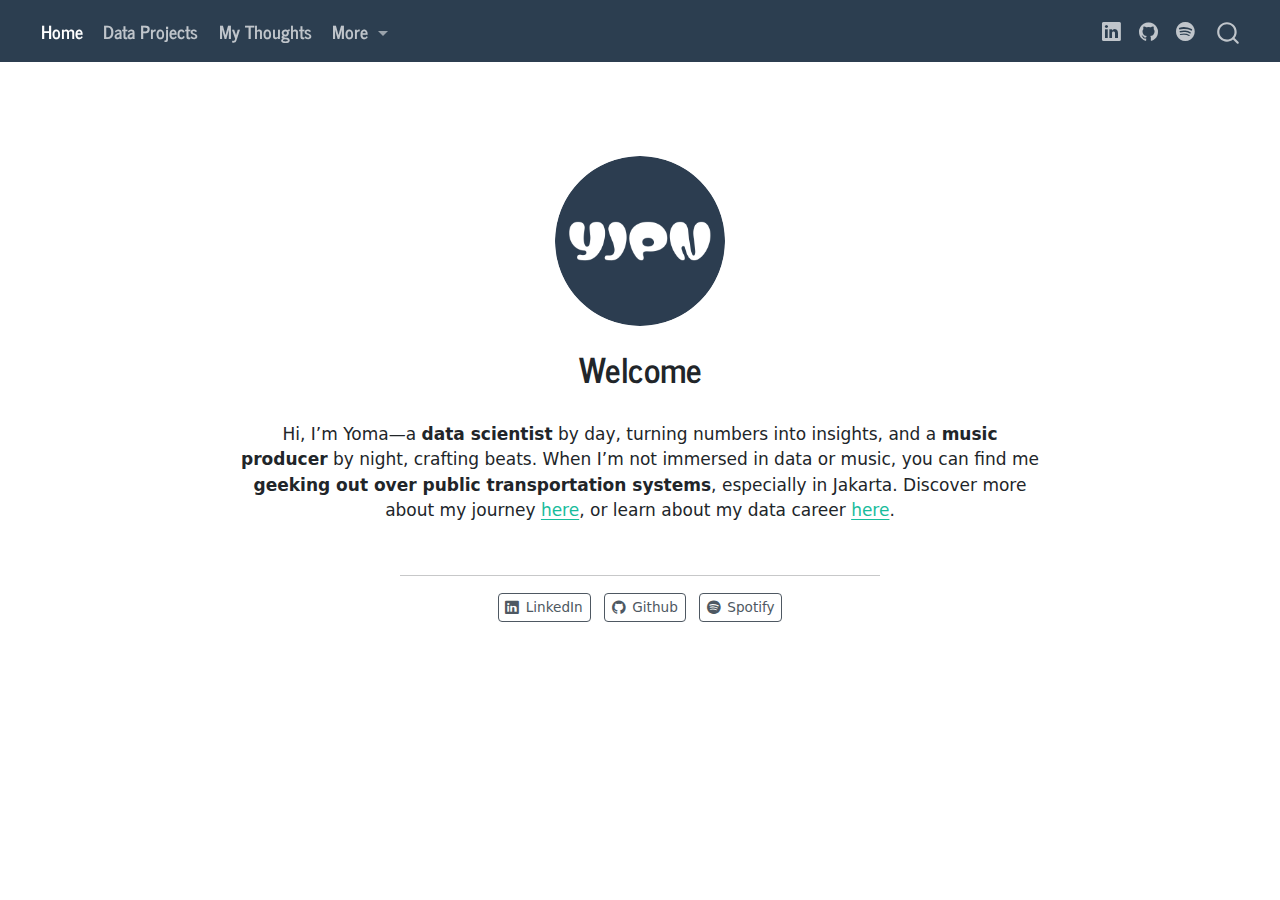
<file: index.html>
<!DOCTYPE html>
<html xmlns="http://www.w3.org/1999/xhtml" lang="en" xml:lang="en"><head>

<meta charset="utf-8">
<meta name="generator" content="quarto-1.5.56">

<meta name="viewport" content="width=device-width, initial-scale=1.0, user-scalable=yes">


<title>Welcome</title>
<style>
code{white-space: pre-wrap;}
span.smallcaps{font-variant: small-caps;}
div.columns{display: flex; gap: min(4vw, 1.5em);}
div.column{flex: auto; overflow-x: auto;}
div.hanging-indent{margin-left: 1.5em; text-indent: -1.5em;}
ul.task-list{list-style: none;}
ul.task-list li input[type="checkbox"] {
  width: 0.8em;
  margin: 0 0.8em 0.2em -1em; /* quarto-specific, see https://github.com/quarto-dev/quarto-cli/issues/4556 */ 
  vertical-align: middle;
}
</style>


<script src="site_libs/quarto-nav/quarto-nav.js"></script>
<script src="site_libs/quarto-nav/headroom.min.js"></script>
<script src="site_libs/clipboard/clipboard.min.js"></script>
<script src="site_libs/quarto-search/autocomplete.umd.js"></script>
<script src="site_libs/quarto-search/fuse.min.js"></script>
<script src="site_libs/quarto-search/quarto-search.js"></script>
<meta name="quarto:offset" content="./">
<link href="./assets/favicon.png" rel="icon" type="image/png">
<script src="site_libs/quarto-html/quarto.js"></script>
<script src="site_libs/quarto-html/popper.min.js"></script>
<script src="site_libs/quarto-html/tippy.umd.min.js"></script>
<link href="site_libs/quarto-html/tippy.css" rel="stylesheet">
<link href="site_libs/quarto-html/quarto-syntax-highlighting.css" rel="stylesheet" id="quarto-text-highlighting-styles">
<script src="site_libs/bootstrap/bootstrap.min.js"></script>
<link href="site_libs/bootstrap/bootstrap-icons.css" rel="stylesheet">
<link href="site_libs/bootstrap/bootstrap.min.css" rel="stylesheet" id="quarto-bootstrap" data-mode="light">
<script id="quarto-search-options" type="application/json">{
  "location": "navbar",
  "copy-button": false,
  "collapse-after": 3,
  "panel-placement": "end",
  "type": "overlay",
  "limit": 50,
  "keyboard-shortcut": [
    "f",
    "/",
    "s"
  ],
  "show-item-context": false,
  "language": {
    "search-no-results-text": "No results",
    "search-matching-documents-text": "matching documents",
    "search-copy-link-title": "Copy link to search",
    "search-hide-matches-text": "Hide additional matches",
    "search-more-match-text": "more match in this document",
    "search-more-matches-text": "more matches in this document",
    "search-clear-button-title": "Clear",
    "search-text-placeholder": "",
    "search-detached-cancel-button-title": "Cancel",
    "search-submit-button-title": "Submit",
    "search-label": "Search"
  }
}</script>


</head>

<body class="nav-fixed fullcontent">

<div id="quarto-search-results"></div>
  <header id="quarto-header" class="headroom fixed-top">
    <nav class="navbar navbar-expand-lg " data-bs-theme="dark">
      <div class="navbar-container container-fluid">
            <div id="quarto-search" class="" title="Search"></div>
          <button class="navbar-toggler" type="button" data-bs-toggle="collapse" data-bs-target="#navbarCollapse" aria-controls="navbarCollapse" role="menu" aria-expanded="false" aria-label="Toggle navigation" onclick="if (window.quartoToggleHeadroom) { window.quartoToggleHeadroom(); }">
  <span class="navbar-toggler-icon"></span>
</button>
          <div class="collapse navbar-collapse" id="navbarCollapse">
            <ul class="navbar-nav navbar-nav-scroll me-auto">
  <li class="nav-item">
    <a class="nav-link active" href="./index.html" aria-current="page"> 
<span class="menu-text">Home</span></a>
  </li>  
  <li class="nav-item">
    <a class="nav-link" href="./projects.html"> 
<span class="menu-text">Data Projects</span></a>
  </li>  
  <li class="nav-item">
    <a class="nav-link" href="./blogs.html"> 
<span class="menu-text">My Thoughts</span></a>
  </li>  
  <li class="nav-item dropdown ">
    <a class="nav-link dropdown-toggle" href="#" id="nav-menu-more" role="link" data-bs-toggle="dropdown" aria-expanded="false">
 <span class="menu-text">More</span>
    </a>
    <ul class="dropdown-menu" aria-labelledby="nav-menu-more">    
        <li>
    <a class="dropdown-item" href="./resume.html">
 <span class="dropdown-text">Resume</span></a>
  </li>  
        <li>
    <a class="dropdown-item" href="./my-story.html">
 <span class="dropdown-text">Who Am I?</span></a>
  </li>  
    </ul>
  </li>
</ul>
            <ul class="navbar-nav navbar-nav-scroll ms-auto">
  <li class="nav-item compact">
    <a class="nav-link" href="https://www.linkedin.com/in/yjhouma/"> <i class="bi bi-linkedin" role="img">
</i> 
<span class="menu-text"></span></a>
  </li>  
  <li class="nav-item compact">
    <a class="nav-link" href="https://github.com/yjhouma"> <i class="bi bi-github" role="img">
</i> 
<span class="menu-text"></span></a>
  </li>  
  <li class="nav-item compact">
    <a class="nav-link" href="https://open.spotify.com/artist/61pEtv6jEM12tiHXu9e04Y"> <i class="bi bi-spotify" role="img">
</i> 
<span class="menu-text"></span></a>
  </li>  
</ul>
          </div> <!-- /navcollapse -->
            <div class="quarto-navbar-tools">
</div>
      </div> <!-- /container-fluid -->
    </nav>
</header>
<!-- content -->
<div id="quarto-content" class="quarto-container page-columns page-rows-contents page-layout-article page-navbar">
<!-- sidebar -->
<!-- margin-sidebar -->
    
<!-- main -->
<div class="quarto-about-jolla">
  <img src="assets/favicon.png" class="about-image
  round " style="height: 10em; width: 10em;">
 <header id="title-block-header" class="quarto-title-block default">
<div class="quarto-title">
<h1 class="title">Welcome</h1>
</div>
<div class="quarto-title-meta">
  </div>
</header><main class="content" id="quarto-document-content">
<p>Hi, I’m Yoma—a <strong>data scientist</strong> by day, turning numbers into insights, and a <strong>music producer</strong> by night, crafting beats. When I’m not immersed in data or music, you can find me <strong>geeking out over public transportation systems</strong>, especially in Jakarta. Discover more about my journey <a href="./my-story.html">here</a>, or learn about my data career <a href="./resume.html">here</a>.</p>


</main> 
  <hr class="about-sep">
   <div class="about-links">
  <a href="https://www.linkedin.com/in/yjhouma/" class="about-link" rel="" target="">
    <i class="bi bi-linkedin"></i>
     <span class="about-link-text">LinkedIn</span>
  </a>
  <a href="https://github.com/yjhouma" class="about-link" rel="" target="">
    <i class="bi bi-github"></i>
     <span class="about-link-text">Github</span>
  </a>
  <a href="https://open.spotify.com/artist/61pEtv6jEM12tiHXu9e04Y" class="about-link" rel="" target="">
    <i class="bi bi-spotify"></i>
     <span class="about-link-text">Spotify</span>
  </a>
</div>
</div>
 <!-- /main -->
<script id="quarto-html-after-body" type="application/javascript">
window.document.addEventListener("DOMContentLoaded", function (event) {
  const toggleBodyColorMode = (bsSheetEl) => {
    const mode = bsSheetEl.getAttribute("data-mode");
    const bodyEl = window.document.querySelector("body");
    if (mode === "dark") {
      bodyEl.classList.add("quarto-dark");
      bodyEl.classList.remove("quarto-light");
    } else {
      bodyEl.classList.add("quarto-light");
      bodyEl.classList.remove("quarto-dark");
    }
  }
  const toggleBodyColorPrimary = () => {
    const bsSheetEl = window.document.querySelector("link#quarto-bootstrap");
    if (bsSheetEl) {
      toggleBodyColorMode(bsSheetEl);
    }
  }
  toggleBodyColorPrimary();  
  const isCodeAnnotation = (el) => {
    for (const clz of el.classList) {
      if (clz.startsWith('code-annotation-')) {                     
        return true;
      }
    }
    return false;
  }
  const onCopySuccess = function(e) {
    // button target
    const button = e.trigger;
    // don't keep focus
    button.blur();
    // flash "checked"
    button.classList.add('code-copy-button-checked');
    var currentTitle = button.getAttribute("title");
    button.setAttribute("title", "Copied!");
    let tooltip;
    if (window.bootstrap) {
      button.setAttribute("data-bs-toggle", "tooltip");
      button.setAttribute("data-bs-placement", "left");
      button.setAttribute("data-bs-title", "Copied!");
      tooltip = new bootstrap.Tooltip(button, 
        { trigger: "manual", 
          customClass: "code-copy-button-tooltip",
          offset: [0, -8]});
      tooltip.show();    
    }
    setTimeout(function() {
      if (tooltip) {
        tooltip.hide();
        button.removeAttribute("data-bs-title");
        button.removeAttribute("data-bs-toggle");
        button.removeAttribute("data-bs-placement");
      }
      button.setAttribute("title", currentTitle);
      button.classList.remove('code-copy-button-checked');
    }, 1000);
    // clear code selection
    e.clearSelection();
  }
  const getTextToCopy = function(trigger) {
      const codeEl = trigger.previousElementSibling.cloneNode(true);
      for (const childEl of codeEl.children) {
        if (isCodeAnnotation(childEl)) {
          childEl.remove();
        }
      }
      return codeEl.innerText;
  }
  const clipboard = new window.ClipboardJS('.code-copy-button:not([data-in-quarto-modal])', {
    text: getTextToCopy
  });
  clipboard.on('success', onCopySuccess);
  if (window.document.getElementById('quarto-embedded-source-code-modal')) {
    // For code content inside modals, clipBoardJS needs to be initialized with a container option
    // TODO: Check when it could be a function (https://github.com/zenorocha/clipboard.js/issues/860)
    const clipboardModal = new window.ClipboardJS('.code-copy-button[data-in-quarto-modal]', {
      text: getTextToCopy,
      container: window.document.getElementById('quarto-embedded-source-code-modal')
    });
    clipboardModal.on('success', onCopySuccess);
  }
    var localhostRegex = new RegExp(/^(?:http|https):\/\/localhost\:?[0-9]*\//);
    var mailtoRegex = new RegExp(/^mailto:/);
      var filterRegex = new RegExp("https:\/\/yjhouma\.github\.io\/");
    var isInternal = (href) => {
        return filterRegex.test(href) || localhostRegex.test(href) || mailtoRegex.test(href);
    }
    // Inspect non-navigation links and adorn them if external
 	var links = window.document.querySelectorAll('a[href]:not(.nav-link):not(.navbar-brand):not(.toc-action):not(.sidebar-link):not(.sidebar-item-toggle):not(.pagination-link):not(.no-external):not([aria-hidden]):not(.dropdown-item):not(.quarto-navigation-tool):not(.about-link)');
    for (var i=0; i<links.length; i++) {
      const link = links[i];
      if (!isInternal(link.href)) {
        // undo the damage that might have been done by quarto-nav.js in the case of
        // links that we want to consider external
        if (link.dataset.originalHref !== undefined) {
          link.href = link.dataset.originalHref;
        }
      }
    }
  function tippyHover(el, contentFn, onTriggerFn, onUntriggerFn) {
    const config = {
      allowHTML: true,
      maxWidth: 500,
      delay: 100,
      arrow: false,
      appendTo: function(el) {
          return el.parentElement;
      },
      interactive: true,
      interactiveBorder: 10,
      theme: 'quarto',
      placement: 'bottom-start',
    };
    if (contentFn) {
      config.content = contentFn;
    }
    if (onTriggerFn) {
      config.onTrigger = onTriggerFn;
    }
    if (onUntriggerFn) {
      config.onUntrigger = onUntriggerFn;
    }
    window.tippy(el, config); 
  }
  const noterefs = window.document.querySelectorAll('a[role="doc-noteref"]');
  for (var i=0; i<noterefs.length; i++) {
    const ref = noterefs[i];
    tippyHover(ref, function() {
      // use id or data attribute instead here
      let href = ref.getAttribute('data-footnote-href') || ref.getAttribute('href');
      try { href = new URL(href).hash; } catch {}
      const id = href.replace(/^#\/?/, "");
      const note = window.document.getElementById(id);
      if (note) {
        return note.innerHTML;
      } else {
        return "";
      }
    });
  }
  const xrefs = window.document.querySelectorAll('a.quarto-xref');
  const processXRef = (id, note) => {
    // Strip column container classes
    const stripColumnClz = (el) => {
      el.classList.remove("page-full", "page-columns");
      if (el.children) {
        for (const child of el.children) {
          stripColumnClz(child);
        }
      }
    }
    stripColumnClz(note)
    if (id === null || id.startsWith('sec-')) {
      // Special case sections, only their first couple elements
      const container = document.createElement("div");
      if (note.children && note.children.length > 2) {
        container.appendChild(note.children[0].cloneNode(true));
        for (let i = 1; i < note.children.length; i++) {
          const child = note.children[i];
          if (child.tagName === "P" && child.innerText === "") {
            continue;
          } else {
            container.appendChild(child.cloneNode(true));
            break;
          }
        }
        if (window.Quarto?.typesetMath) {
          window.Quarto.typesetMath(container);
        }
        return container.innerHTML
      } else {
        if (window.Quarto?.typesetMath) {
          window.Quarto.typesetMath(note);
        }
        return note.innerHTML;
      }
    } else {
      // Remove any anchor links if they are present
      const anchorLink = note.querySelector('a.anchorjs-link');
      if (anchorLink) {
        anchorLink.remove();
      }
      if (window.Quarto?.typesetMath) {
        window.Quarto.typesetMath(note);
      }
      // TODO in 1.5, we should make sure this works without a callout special case
      if (note.classList.contains("callout")) {
        return note.outerHTML;
      } else {
        return note.innerHTML;
      }
    }
  }
  for (var i=0; i<xrefs.length; i++) {
    const xref = xrefs[i];
    tippyHover(xref, undefined, function(instance) {
      instance.disable();
      let url = xref.getAttribute('href');
      let hash = undefined; 
      if (url.startsWith('#')) {
        hash = url;
      } else {
        try { hash = new URL(url).hash; } catch {}
      }
      if (hash) {
        const id = hash.replace(/^#\/?/, "");
        const note = window.document.getElementById(id);
        if (note !== null) {
          try {
            const html = processXRef(id, note.cloneNode(true));
            instance.setContent(html);
          } finally {
            instance.enable();
            instance.show();
          }
        } else {
          // See if we can fetch this
          fetch(url.split('#')[0])
          .then(res => res.text())
          .then(html => {
            const parser = new DOMParser();
            const htmlDoc = parser.parseFromString(html, "text/html");
            const note = htmlDoc.getElementById(id);
            if (note !== null) {
              const html = processXRef(id, note);
              instance.setContent(html);
            } 
          }).finally(() => {
            instance.enable();
            instance.show();
          });
        }
      } else {
        // See if we can fetch a full url (with no hash to target)
        // This is a special case and we should probably do some content thinning / targeting
        fetch(url)
        .then(res => res.text())
        .then(html => {
          const parser = new DOMParser();
          const htmlDoc = parser.parseFromString(html, "text/html");
          const note = htmlDoc.querySelector('main.content');
          if (note !== null) {
            // This should only happen for chapter cross references
            // (since there is no id in the URL)
            // remove the first header
            if (note.children.length > 0 && note.children[0].tagName === "HEADER") {
              note.children[0].remove();
            }
            const html = processXRef(null, note);
            instance.setContent(html);
          } 
        }).finally(() => {
          instance.enable();
          instance.show();
        });
      }
    }, function(instance) {
    });
  }
      let selectedAnnoteEl;
      const selectorForAnnotation = ( cell, annotation) => {
        let cellAttr = 'data-code-cell="' + cell + '"';
        let lineAttr = 'data-code-annotation="' +  annotation + '"';
        const selector = 'span[' + cellAttr + '][' + lineAttr + ']';
        return selector;
      }
      const selectCodeLines = (annoteEl) => {
        const doc = window.document;
        const targetCell = annoteEl.getAttribute("data-target-cell");
        const targetAnnotation = annoteEl.getAttribute("data-target-annotation");
        const annoteSpan = window.document.querySelector(selectorForAnnotation(targetCell, targetAnnotation));
        const lines = annoteSpan.getAttribute("data-code-lines").split(",");
        const lineIds = lines.map((line) => {
          return targetCell + "-" + line;
        })
        let top = null;
        let height = null;
        let parent = null;
        if (lineIds.length > 0) {
            //compute the position of the single el (top and bottom and make a div)
            const el = window.document.getElementById(lineIds[0]);
            top = el.offsetTop;
            height = el.offsetHeight;
            parent = el.parentElement.parentElement;
          if (lineIds.length > 1) {
            const lastEl = window.document.getElementById(lineIds[lineIds.length - 1]);
            const bottom = lastEl.offsetTop + lastEl.offsetHeight;
            height = bottom - top;
          }
          if (top !== null && height !== null && parent !== null) {
            // cook up a div (if necessary) and position it 
            let div = window.document.getElementById("code-annotation-line-highlight");
            if (div === null) {
              div = window.document.createElement("div");
              div.setAttribute("id", "code-annotation-line-highlight");
              div.style.position = 'absolute';
              parent.appendChild(div);
            }
            div.style.top = top - 2 + "px";
            div.style.height = height + 4 + "px";
            div.style.left = 0;
            let gutterDiv = window.document.getElementById("code-annotation-line-highlight-gutter");
            if (gutterDiv === null) {
              gutterDiv = window.document.createElement("div");
              gutterDiv.setAttribute("id", "code-annotation-line-highlight-gutter");
              gutterDiv.style.position = 'absolute';
              const codeCell = window.document.getElementById(targetCell);
              const gutter = codeCell.querySelector('.code-annotation-gutter');
              gutter.appendChild(gutterDiv);
            }
            gutterDiv.style.top = top - 2 + "px";
            gutterDiv.style.height = height + 4 + "px";
          }
          selectedAnnoteEl = annoteEl;
        }
      };
      const unselectCodeLines = () => {
        const elementsIds = ["code-annotation-line-highlight", "code-annotation-line-highlight-gutter"];
        elementsIds.forEach((elId) => {
          const div = window.document.getElementById(elId);
          if (div) {
            div.remove();
          }
        });
        selectedAnnoteEl = undefined;
      };
        // Handle positioning of the toggle
    window.addEventListener(
      "resize",
      throttle(() => {
        elRect = undefined;
        if (selectedAnnoteEl) {
          selectCodeLines(selectedAnnoteEl);
        }
      }, 10)
    );
    function throttle(fn, ms) {
    let throttle = false;
    let timer;
      return (...args) => {
        if(!throttle) { // first call gets through
            fn.apply(this, args);
            throttle = true;
        } else { // all the others get throttled
            if(timer) clearTimeout(timer); // cancel #2
            timer = setTimeout(() => {
              fn.apply(this, args);
              timer = throttle = false;
            }, ms);
        }
      };
    }
      // Attach click handler to the DT
      const annoteDls = window.document.querySelectorAll('dt[data-target-cell]');
      for (const annoteDlNode of annoteDls) {
        annoteDlNode.addEventListener('click', (event) => {
          const clickedEl = event.target;
          if (clickedEl !== selectedAnnoteEl) {
            unselectCodeLines();
            const activeEl = window.document.querySelector('dt[data-target-cell].code-annotation-active');
            if (activeEl) {
              activeEl.classList.remove('code-annotation-active');
            }
            selectCodeLines(clickedEl);
            clickedEl.classList.add('code-annotation-active');
          } else {
            // Unselect the line
            unselectCodeLines();
            clickedEl.classList.remove('code-annotation-active');
          }
        });
      }
  const findCites = (el) => {
    const parentEl = el.parentElement;
    if (parentEl) {
      const cites = parentEl.dataset.cites;
      if (cites) {
        return {
          el,
          cites: cites.split(' ')
        };
      } else {
        return findCites(el.parentElement)
      }
    } else {
      return undefined;
    }
  };
  var bibliorefs = window.document.querySelectorAll('a[role="doc-biblioref"]');
  for (var i=0; i<bibliorefs.length; i++) {
    const ref = bibliorefs[i];
    const citeInfo = findCites(ref);
    if (citeInfo) {
      tippyHover(citeInfo.el, function() {
        var popup = window.document.createElement('div');
        citeInfo.cites.forEach(function(cite) {
          var citeDiv = window.document.createElement('div');
          citeDiv.classList.add('hanging-indent');
          citeDiv.classList.add('csl-entry');
          var biblioDiv = window.document.getElementById('ref-' + cite);
          if (biblioDiv) {
            citeDiv.innerHTML = biblioDiv.innerHTML;
          }
          popup.appendChild(citeDiv);
        });
        return popup.innerHTML;
      });
    }
  }
});
</script>
</div> <!-- /content -->




</body></html>
</file>
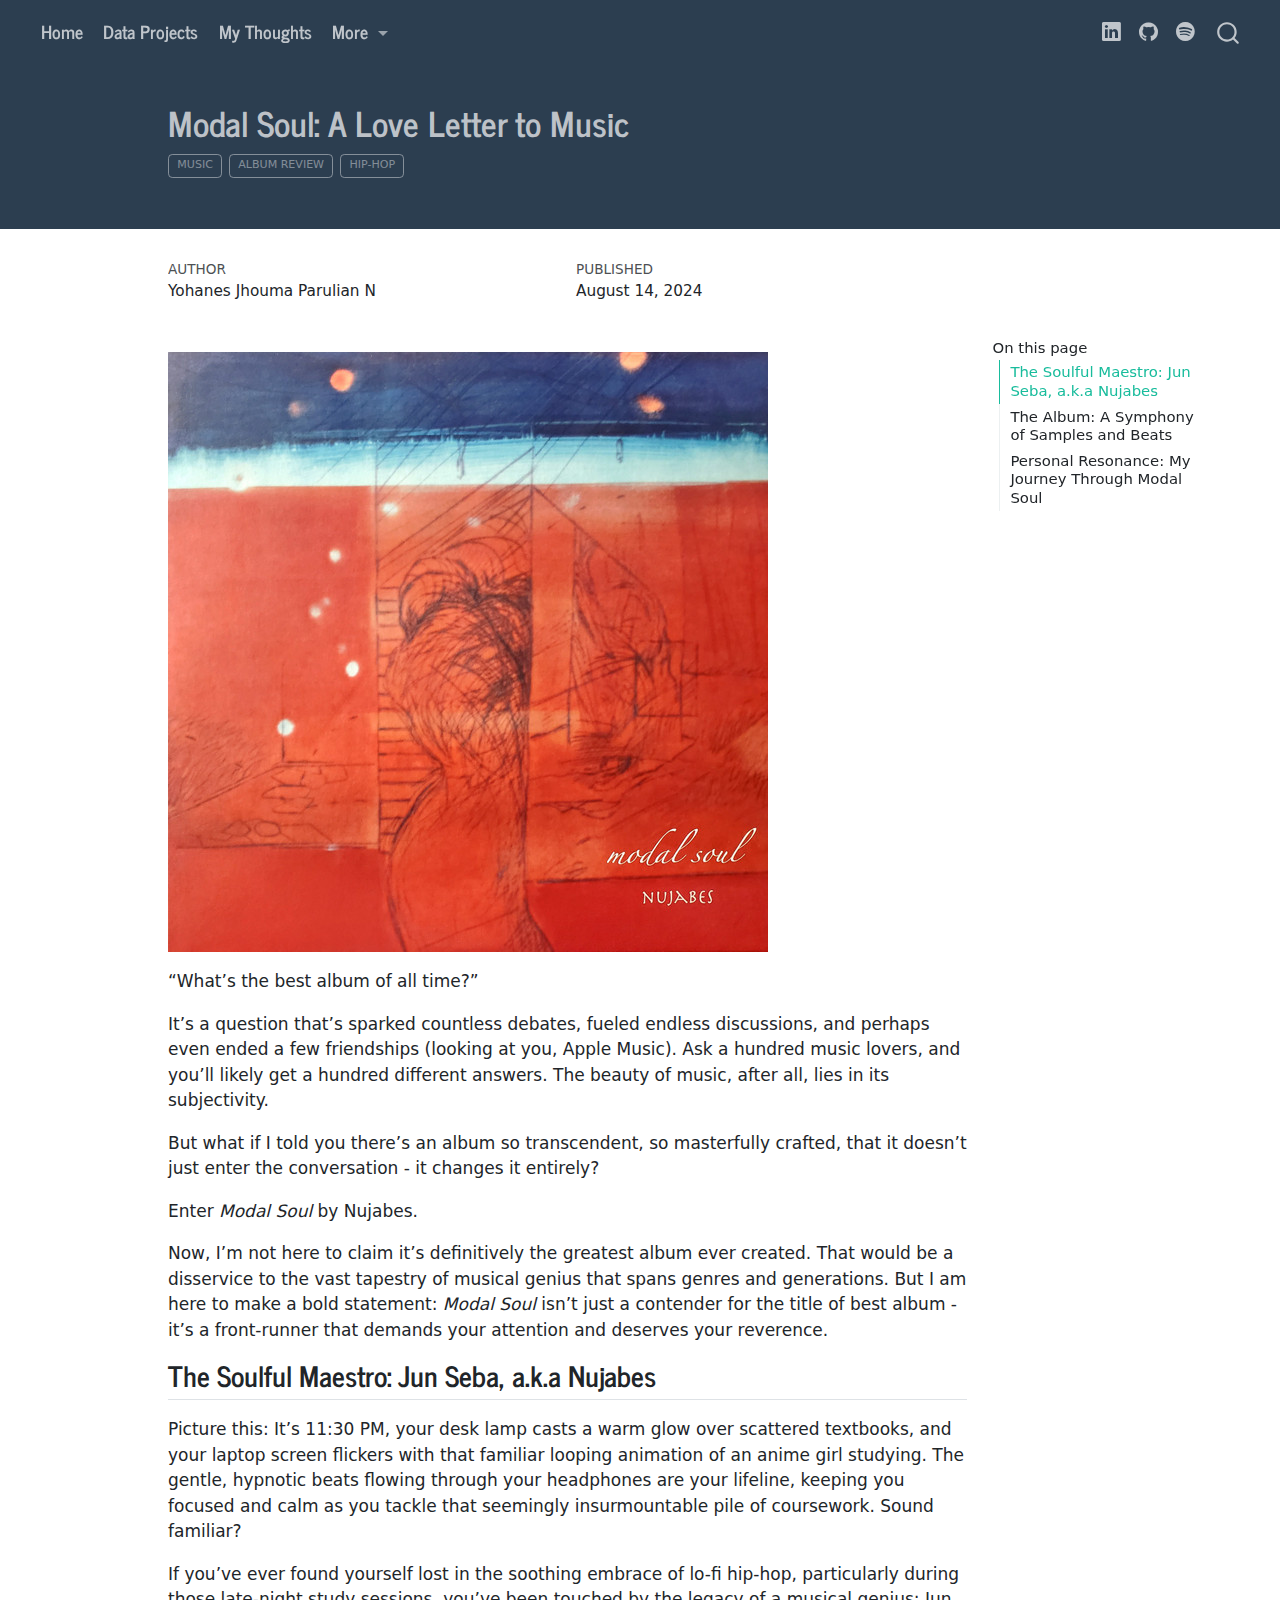
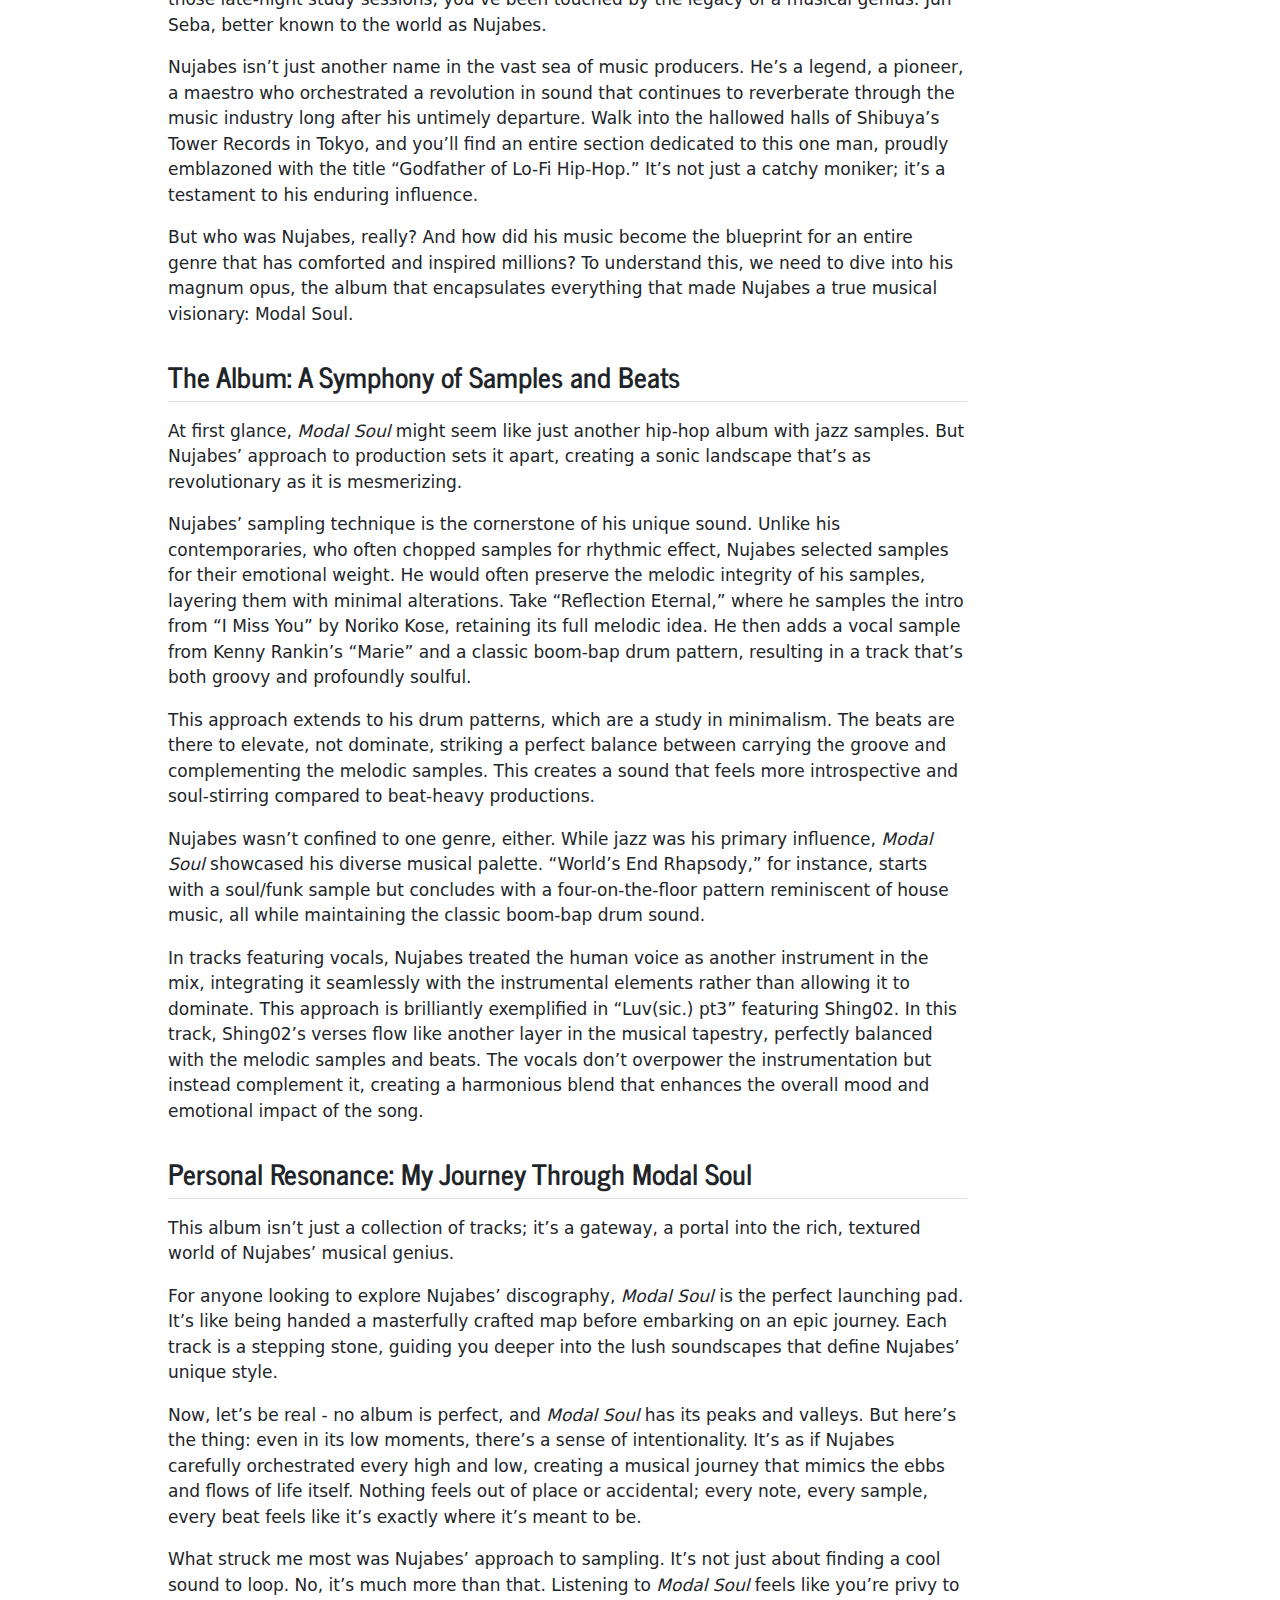
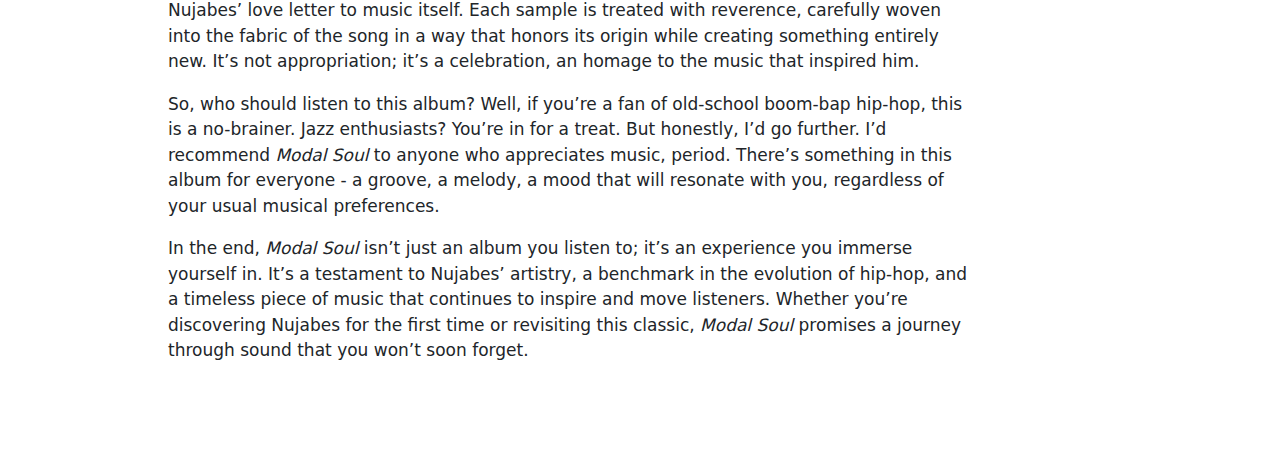
<file: blogposts/modal-soul-review/index.html>
<!DOCTYPE html>
<html xmlns="http://www.w3.org/1999/xhtml" lang="en" xml:lang="en"><head>

<meta charset="utf-8">
<meta name="generator" content="quarto-1.5.56">

<meta name="viewport" content="width=device-width, initial-scale=1.0, user-scalable=yes">

<meta name="author" content="Yohanes Jhouma Parulian N">
<meta name="dcterms.date" content="2024-08-14">

<title>Modal Soul: A Love Letter to Music</title>
<style>
code{white-space: pre-wrap;}
span.smallcaps{font-variant: small-caps;}
div.columns{display: flex; gap: min(4vw, 1.5em);}
div.column{flex: auto; overflow-x: auto;}
div.hanging-indent{margin-left: 1.5em; text-indent: -1.5em;}
ul.task-list{list-style: none;}
ul.task-list li input[type="checkbox"] {
  width: 0.8em;
  margin: 0 0.8em 0.2em -1em; /* quarto-specific, see https://github.com/quarto-dev/quarto-cli/issues/4556 */ 
  vertical-align: middle;
}
</style>


<script src="../../site_libs/quarto-nav/quarto-nav.js"></script>
<script src="../../site_libs/quarto-nav/headroom.min.js"></script>
<script src="../../site_libs/clipboard/clipboard.min.js"></script>
<script src="../../site_libs/quarto-search/autocomplete.umd.js"></script>
<script src="../../site_libs/quarto-search/fuse.min.js"></script>
<script src="../../site_libs/quarto-search/quarto-search.js"></script>
<meta name="quarto:offset" content="../../">
<link href="../../assets/favicon.png" rel="icon" type="image/png">
<script src="../../site_libs/quarto-html/quarto.js"></script>
<script src="../../site_libs/quarto-html/popper.min.js"></script>
<script src="../../site_libs/quarto-html/tippy.umd.min.js"></script>
<script src="../../site_libs/quarto-html/anchor.min.js"></script>
<link href="../../site_libs/quarto-html/tippy.css" rel="stylesheet">
<link href="../../site_libs/quarto-html/quarto-syntax-highlighting.css" rel="stylesheet" id="quarto-text-highlighting-styles">
<script src="../../site_libs/bootstrap/bootstrap.min.js"></script>
<link href="../../site_libs/bootstrap/bootstrap-icons.css" rel="stylesheet">
<link href="../../site_libs/bootstrap/bootstrap.min.css" rel="stylesheet" id="quarto-bootstrap" data-mode="light">
<script id="quarto-search-options" type="application/json">{
  "location": "navbar",
  "copy-button": false,
  "collapse-after": 3,
  "panel-placement": "end",
  "type": "overlay",
  "limit": 50,
  "keyboard-shortcut": [
    "f",
    "/",
    "s"
  ],
  "show-item-context": false,
  "language": {
    "search-no-results-text": "No results",
    "search-matching-documents-text": "matching documents",
    "search-copy-link-title": "Copy link to search",
    "search-hide-matches-text": "Hide additional matches",
    "search-more-match-text": "more match in this document",
    "search-more-matches-text": "more matches in this document",
    "search-clear-button-title": "Clear",
    "search-text-placeholder": "",
    "search-detached-cancel-button-title": "Cancel",
    "search-submit-button-title": "Submit",
    "search-label": "Search"
  }
}</script>


</head>

<body class="nav-fixed">

<div id="quarto-search-results"></div>
  <header id="quarto-header" class="headroom fixed-top quarto-banner">
    <nav class="navbar navbar-expand-lg " data-bs-theme="dark">
      <div class="navbar-container container-fluid">
            <div id="quarto-search" class="" title="Search"></div>
          <button class="navbar-toggler" type="button" data-bs-toggle="collapse" data-bs-target="#navbarCollapse" aria-controls="navbarCollapse" role="menu" aria-expanded="false" aria-label="Toggle navigation" onclick="if (window.quartoToggleHeadroom) { window.quartoToggleHeadroom(); }">
  <span class="navbar-toggler-icon"></span>
</button>
          <div class="collapse navbar-collapse" id="navbarCollapse">
            <ul class="navbar-nav navbar-nav-scroll me-auto">
  <li class="nav-item">
    <a class="nav-link" href="../../index.html"> 
<span class="menu-text">Home</span></a>
  </li>  
  <li class="nav-item">
    <a class="nav-link" href="../../projects.html"> 
<span class="menu-text">Data Projects</span></a>
  </li>  
  <li class="nav-item">
    <a class="nav-link" href="../../blogs.html"> 
<span class="menu-text">My Thoughts</span></a>
  </li>  
  <li class="nav-item dropdown ">
    <a class="nav-link dropdown-toggle" href="#" id="nav-menu-more" role="link" data-bs-toggle="dropdown" aria-expanded="false">
 <span class="menu-text">More</span>
    </a>
    <ul class="dropdown-menu" aria-labelledby="nav-menu-more">    
        <li>
    <a class="dropdown-item" href="../../resume.html">
 <span class="dropdown-text">Resume</span></a>
  </li>  
        <li>
    <a class="dropdown-item" href="../../my-story.html">
 <span class="dropdown-text">Who Am I?</span></a>
  </li>  
    </ul>
  </li>
</ul>
            <ul class="navbar-nav navbar-nav-scroll ms-auto">
  <li class="nav-item compact">
    <a class="nav-link" href="https://www.linkedin.com/in/yjhouma/"> <i class="bi bi-linkedin" role="img">
</i> 
<span class="menu-text"></span></a>
  </li>  
  <li class="nav-item compact">
    <a class="nav-link" href="https://github.com/yjhouma"> <i class="bi bi-github" role="img">
</i> 
<span class="menu-text"></span></a>
  </li>  
  <li class="nav-item compact">
    <a class="nav-link" href="https://open.spotify.com/artist/61pEtv6jEM12tiHXu9e04Y"> <i class="bi bi-spotify" role="img">
</i> 
<span class="menu-text"></span></a>
  </li>  
</ul>
          </div> <!-- /navcollapse -->
            <div class="quarto-navbar-tools">
</div>
      </div> <!-- /container-fluid -->
    </nav>
</header>
<!-- content -->
<header id="title-block-header" class="quarto-title-block default page-columns page-full">
  <div class="quarto-title-banner page-columns page-full">
    <div class="quarto-title column-body">
      <h1 class="title">Modal Soul: A Love Letter to Music</h1>
                                <div class="quarto-categories">
                <div class="quarto-category">music</div>
                <div class="quarto-category">album review</div>
                <div class="quarto-category">hip-hop</div>
              </div>
                  </div>
  </div>
    
  
  <div class="quarto-title-meta">

      <div>
      <div class="quarto-title-meta-heading">Author</div>
      <div class="quarto-title-meta-contents">
               <p>Yohanes Jhouma Parulian N </p>
            </div>
    </div>
      
      <div>
      <div class="quarto-title-meta-heading">Published</div>
      <div class="quarto-title-meta-contents">
        <p class="date">August 14, 2024</p>
      </div>
    </div>
    
      
    </div>
    
  
  </header><div id="quarto-content" class="quarto-container page-columns page-rows-contents page-layout-article page-navbar">
<!-- sidebar -->
<!-- margin-sidebar -->
    <div id="quarto-margin-sidebar" class="sidebar margin-sidebar">
        <nav id="TOC" role="doc-toc" class="toc-active">
    <h2 id="toc-title">On this page</h2>
   
  <ul>
  <li><a href="#the-soulful-maestro-jun-seba-a.k.a-nujabes" id="toc-the-soulful-maestro-jun-seba-a.k.a-nujabes" class="nav-link active" data-scroll-target="#the-soulful-maestro-jun-seba-a.k.a-nujabes">The Soulful Maestro: Jun Seba, a.k.a Nujabes</a></li>
  <li><a href="#the-album-a-symphony-of-samples-and-beats" id="toc-the-album-a-symphony-of-samples-and-beats" class="nav-link" data-scroll-target="#the-album-a-symphony-of-samples-and-beats">The Album: A Symphony of Samples and Beats</a></li>
  <li><a href="#personal-resonance-my-journey-through-modal-soul" id="toc-personal-resonance-my-journey-through-modal-soul" class="nav-link" data-scroll-target="#personal-resonance-my-journey-through-modal-soul">Personal Resonance: My Journey Through Modal Soul</a></li>
  </ul>
</nav>
    </div>
<!-- main -->
<main class="content quarto-banner-title-block" id="quarto-document-content">





<p><img src="images.jpg" class="img-fluid"></p>
<p>“What’s the best album of all time?”</p>
<p>It’s a question that’s sparked countless debates, fueled endless discussions, and perhaps even ended a few friendships (looking at you, Apple Music). Ask a hundred music lovers, and you’ll likely get a hundred different answers. The beauty of music, after all, lies in its subjectivity.</p>
<p>But what if I told you there’s an album so transcendent, so masterfully crafted, that it doesn’t just enter the conversation - it changes it entirely?</p>
<p>Enter <em>Modal Soul</em> by Nujabes.</p>
<p>Now, I’m not here to claim it’s definitively the greatest album ever created. That would be a disservice to the vast tapestry of musical genius that spans genres and generations. But I am here to make a bold statement: <em>Modal Soul</em> isn’t just a contender for the title of best album - it’s a front-runner that demands your attention and deserves your reverence.</p>
<section id="the-soulful-maestro-jun-seba-a.k.a-nujabes" class="level2">
<h2 class="anchored" data-anchor-id="the-soulful-maestro-jun-seba-a.k.a-nujabes">The Soulful Maestro: Jun Seba, a.k.a Nujabes</h2>
<p>Picture this: It’s 11:30 PM, your desk lamp casts a warm glow over scattered textbooks, and your laptop screen flickers with that familiar looping animation of an anime girl studying. The gentle, hypnotic beats flowing through your headphones are your lifeline, keeping you focused and calm as you tackle that seemingly insurmountable pile of coursework. Sound familiar?</p>
<p>If you’ve ever found yourself lost in the soothing embrace of lo-fi hip-hop, particularly during those late-night study sessions, you’ve been touched by the legacy of a musical genius: Jun Seba, better known to the world as Nujabes.</p>
<p>Nujabes isn’t just another name in the vast sea of music producers. He’s a legend, a pioneer, a maestro who orchestrated a revolution in sound that continues to reverberate through the music industry long after his untimely departure. Walk into the hallowed halls of Shibuya’s Tower Records in Tokyo, and you’ll find an entire section dedicated to this one man, proudly emblazoned with the title “Godfather of Lo-Fi Hip-Hop.” It’s not just a catchy moniker; it’s a testament to his enduring influence.</p>
<p>But who was Nujabes, really? And how did his music become the blueprint for an entire genre that has comforted and inspired millions? To understand this, we need to dive into his magnum opus, the album that encapsulates everything that made Nujabes a true musical visionary: Modal Soul.</p>
</section>
<section id="the-album-a-symphony-of-samples-and-beats" class="level2">
<h2 class="anchored" data-anchor-id="the-album-a-symphony-of-samples-and-beats">The Album: A Symphony of Samples and Beats</h2>
<p>At first glance, <em>Modal Soul</em> might seem like just another hip-hop album with jazz samples. But Nujabes’ approach to production sets it apart, creating a sonic landscape that’s as revolutionary as it is mesmerizing.</p>
<p>Nujabes’ sampling technique is the cornerstone of his unique sound. Unlike his contemporaries, who often chopped samples for rhythmic effect, Nujabes selected samples for their emotional weight. He would often preserve the melodic integrity of his samples, layering them with minimal alterations. Take “Reflection Eternal,” where he samples the intro from “I Miss You” by Noriko Kose, retaining its full melodic idea. He then adds a vocal sample from Kenny Rankin’s “Marie” and a classic boom-bap drum pattern, resulting in a track that’s both groovy and profoundly soulful.</p>
<p>This approach extends to his drum patterns, which are a study in minimalism. The beats are there to elevate, not dominate, striking a perfect balance between carrying the groove and complementing the melodic samples. This creates a sound that feels more introspective and soul-stirring compared to beat-heavy productions.</p>
<p>Nujabes wasn’t confined to one genre, either. While jazz was his primary influence, <em>Modal Soul</em> showcased his diverse musical palette. “World’s End Rhapsody,” for instance, starts with a soul/funk sample but concludes with a four-on-the-floor pattern reminiscent of house music, all while maintaining the classic boom-bap drum sound.</p>
<p>In tracks featuring vocals, Nujabes treated the human voice as another instrument in the mix, integrating it seamlessly with the instrumental elements rather than allowing it to dominate. This approach is brilliantly exemplified in “Luv(sic.) pt3” featuring Shing02. In this track, Shing02’s verses flow like another layer in the musical tapestry, perfectly balanced with the melodic samples and beats. The vocals don’t overpower the instrumentation but instead complement it, creating a harmonious blend that enhances the overall mood and emotional impact of the song.</p>
</section>
<section id="personal-resonance-my-journey-through-modal-soul" class="level2">
<h2 class="anchored" data-anchor-id="personal-resonance-my-journey-through-modal-soul">Personal Resonance: My Journey Through Modal Soul</h2>
<p>This album isn’t just a collection of tracks; it’s a gateway, a portal into the rich, textured world of Nujabes’ musical genius.</p>
<p>For anyone looking to explore Nujabes’ discography, <em>Modal Soul</em> is the perfect launching pad. It’s like being handed a masterfully crafted map before embarking on an epic journey. Each track is a stepping stone, guiding you deeper into the lush soundscapes that define Nujabes’ unique style.</p>
<p>Now, let’s be real - no album is perfect, and <em>Modal Soul</em> has its peaks and valleys. But here’s the thing: even in its low moments, there’s a sense of intentionality. It’s as if Nujabes carefully orchestrated every high and low, creating a musical journey that mimics the ebbs and flows of life itself. Nothing feels out of place or accidental; every note, every sample, every beat feels like it’s exactly where it’s meant to be.</p>
<p>What struck me most was Nujabes’ approach to sampling. It’s not just about finding a cool sound to loop. No, it’s much more than that. Listening to <em>Modal Soul</em> feels like you’re privy to Nujabes’ love letter to music itself. Each sample is treated with reverence, carefully woven into the fabric of the song in a way that honors its origin while creating something entirely new. It’s not appropriation; it’s a celebration, an homage to the music that inspired him.</p>
<p>So, who should listen to this album? Well, if you’re a fan of old-school boom-bap hip-hop, this is a no-brainer. Jazz enthusiasts? You’re in for a treat. But honestly, I’d go further. I’d recommend <em>Modal Soul</em> to anyone who appreciates music, period. There’s something in this album for everyone - a groove, a melody, a mood that will resonate with you, regardless of your usual musical preferences.</p>
<p>In the end, <em>Modal Soul</em> isn’t just an album you listen to; it’s an experience you immerse yourself in. It’s a testament to Nujabes’ artistry, a benchmark in the evolution of hip-hop, and a timeless piece of music that continues to inspire and move listeners. Whether you’re discovering Nujabes for the first time or revisiting this classic, <em>Modal Soul</em> promises a journey through sound that you won’t soon forget.</p>


</section>

</main> <!-- /main -->
<script id="quarto-html-after-body" type="application/javascript">
window.document.addEventListener("DOMContentLoaded", function (event) {
  const toggleBodyColorMode = (bsSheetEl) => {
    const mode = bsSheetEl.getAttribute("data-mode");
    const bodyEl = window.document.querySelector("body");
    if (mode === "dark") {
      bodyEl.classList.add("quarto-dark");
      bodyEl.classList.remove("quarto-light");
    } else {
      bodyEl.classList.add("quarto-light");
      bodyEl.classList.remove("quarto-dark");
    }
  }
  const toggleBodyColorPrimary = () => {
    const bsSheetEl = window.document.querySelector("link#quarto-bootstrap");
    if (bsSheetEl) {
      toggleBodyColorMode(bsSheetEl);
    }
  }
  toggleBodyColorPrimary();  
  const icon = "";
  const anchorJS = new window.AnchorJS();
  anchorJS.options = {
    placement: 'right',
    icon: icon
  };
  anchorJS.add('.anchored');
  const isCodeAnnotation = (el) => {
    for (const clz of el.classList) {
      if (clz.startsWith('code-annotation-')) {                     
        return true;
      }
    }
    return false;
  }
  const onCopySuccess = function(e) {
    // button target
    const button = e.trigger;
    // don't keep focus
    button.blur();
    // flash "checked"
    button.classList.add('code-copy-button-checked');
    var currentTitle = button.getAttribute("title");
    button.setAttribute("title", "Copied!");
    let tooltip;
    if (window.bootstrap) {
      button.setAttribute("data-bs-toggle", "tooltip");
      button.setAttribute("data-bs-placement", "left");
      button.setAttribute("data-bs-title", "Copied!");
      tooltip = new bootstrap.Tooltip(button, 
        { trigger: "manual", 
          customClass: "code-copy-button-tooltip",
          offset: [0, -8]});
      tooltip.show();    
    }
    setTimeout(function() {
      if (tooltip) {
        tooltip.hide();
        button.removeAttribute("data-bs-title");
        button.removeAttribute("data-bs-toggle");
        button.removeAttribute("data-bs-placement");
      }
      button.setAttribute("title", currentTitle);
      button.classList.remove('code-copy-button-checked');
    }, 1000);
    // clear code selection
    e.clearSelection();
  }
  const getTextToCopy = function(trigger) {
      const codeEl = trigger.previousElementSibling.cloneNode(true);
      for (const childEl of codeEl.children) {
        if (isCodeAnnotation(childEl)) {
          childEl.remove();
        }
      }
      return codeEl.innerText;
  }
  const clipboard = new window.ClipboardJS('.code-copy-button:not([data-in-quarto-modal])', {
    text: getTextToCopy
  });
  clipboard.on('success', onCopySuccess);
  if (window.document.getElementById('quarto-embedded-source-code-modal')) {
    // For code content inside modals, clipBoardJS needs to be initialized with a container option
    // TODO: Check when it could be a function (https://github.com/zenorocha/clipboard.js/issues/860)
    const clipboardModal = new window.ClipboardJS('.code-copy-button[data-in-quarto-modal]', {
      text: getTextToCopy,
      container: window.document.getElementById('quarto-embedded-source-code-modal')
    });
    clipboardModal.on('success', onCopySuccess);
  }
    var localhostRegex = new RegExp(/^(?:http|https):\/\/localhost\:?[0-9]*\//);
    var mailtoRegex = new RegExp(/^mailto:/);
      var filterRegex = new RegExp("https:\/\/yjhouma\.github\.io\/");
    var isInternal = (href) => {
        return filterRegex.test(href) || localhostRegex.test(href) || mailtoRegex.test(href);
    }
    // Inspect non-navigation links and adorn them if external
 	var links = window.document.querySelectorAll('a[href]:not(.nav-link):not(.navbar-brand):not(.toc-action):not(.sidebar-link):not(.sidebar-item-toggle):not(.pagination-link):not(.no-external):not([aria-hidden]):not(.dropdown-item):not(.quarto-navigation-tool):not(.about-link)');
    for (var i=0; i<links.length; i++) {
      const link = links[i];
      if (!isInternal(link.href)) {
        // undo the damage that might have been done by quarto-nav.js in the case of
        // links that we want to consider external
        if (link.dataset.originalHref !== undefined) {
          link.href = link.dataset.originalHref;
        }
      }
    }
  function tippyHover(el, contentFn, onTriggerFn, onUntriggerFn) {
    const config = {
      allowHTML: true,
      maxWidth: 500,
      delay: 100,
      arrow: false,
      appendTo: function(el) {
          return el.parentElement;
      },
      interactive: true,
      interactiveBorder: 10,
      theme: 'quarto',
      placement: 'bottom-start',
    };
    if (contentFn) {
      config.content = contentFn;
    }
    if (onTriggerFn) {
      config.onTrigger = onTriggerFn;
    }
    if (onUntriggerFn) {
      config.onUntrigger = onUntriggerFn;
    }
    window.tippy(el, config); 
  }
  const noterefs = window.document.querySelectorAll('a[role="doc-noteref"]');
  for (var i=0; i<noterefs.length; i++) {
    const ref = noterefs[i];
    tippyHover(ref, function() {
      // use id or data attribute instead here
      let href = ref.getAttribute('data-footnote-href') || ref.getAttribute('href');
      try { href = new URL(href).hash; } catch {}
      const id = href.replace(/^#\/?/, "");
      const note = window.document.getElementById(id);
      if (note) {
        return note.innerHTML;
      } else {
        return "";
      }
    });
  }
  const xrefs = window.document.querySelectorAll('a.quarto-xref');
  const processXRef = (id, note) => {
    // Strip column container classes
    const stripColumnClz = (el) => {
      el.classList.remove("page-full", "page-columns");
      if (el.children) {
        for (const child of el.children) {
          stripColumnClz(child);
        }
      }
    }
    stripColumnClz(note)
    if (id === null || id.startsWith('sec-')) {
      // Special case sections, only their first couple elements
      const container = document.createElement("div");
      if (note.children && note.children.length > 2) {
        container.appendChild(note.children[0].cloneNode(true));
        for (let i = 1; i < note.children.length; i++) {
          const child = note.children[i];
          if (child.tagName === "P" && child.innerText === "") {
            continue;
          } else {
            container.appendChild(child.cloneNode(true));
            break;
          }
        }
        if (window.Quarto?.typesetMath) {
          window.Quarto.typesetMath(container);
        }
        return container.innerHTML
      } else {
        if (window.Quarto?.typesetMath) {
          window.Quarto.typesetMath(note);
        }
        return note.innerHTML;
      }
    } else {
      // Remove any anchor links if they are present
      const anchorLink = note.querySelector('a.anchorjs-link');
      if (anchorLink) {
        anchorLink.remove();
      }
      if (window.Quarto?.typesetMath) {
        window.Quarto.typesetMath(note);
      }
      // TODO in 1.5, we should make sure this works without a callout special case
      if (note.classList.contains("callout")) {
        return note.outerHTML;
      } else {
        return note.innerHTML;
      }
    }
  }
  for (var i=0; i<xrefs.length; i++) {
    const xref = xrefs[i];
    tippyHover(xref, undefined, function(instance) {
      instance.disable();
      let url = xref.getAttribute('href');
      let hash = undefined; 
      if (url.startsWith('#')) {
        hash = url;
      } else {
        try { hash = new URL(url).hash; } catch {}
      }
      if (hash) {
        const id = hash.replace(/^#\/?/, "");
        const note = window.document.getElementById(id);
        if (note !== null) {
          try {
            const html = processXRef(id, note.cloneNode(true));
            instance.setContent(html);
          } finally {
            instance.enable();
            instance.show();
          }
        } else {
          // See if we can fetch this
          fetch(url.split('#')[0])
          .then(res => res.text())
          .then(html => {
            const parser = new DOMParser();
            const htmlDoc = parser.parseFromString(html, "text/html");
            const note = htmlDoc.getElementById(id);
            if (note !== null) {
              const html = processXRef(id, note);
              instance.setContent(html);
            } 
          }).finally(() => {
            instance.enable();
            instance.show();
          });
        }
      } else {
        // See if we can fetch a full url (with no hash to target)
        // This is a special case and we should probably do some content thinning / targeting
        fetch(url)
        .then(res => res.text())
        .then(html => {
          const parser = new DOMParser();
          const htmlDoc = parser.parseFromString(html, "text/html");
          const note = htmlDoc.querySelector('main.content');
          if (note !== null) {
            // This should only happen for chapter cross references
            // (since there is no id in the URL)
            // remove the first header
            if (note.children.length > 0 && note.children[0].tagName === "HEADER") {
              note.children[0].remove();
            }
            const html = processXRef(null, note);
            instance.setContent(html);
          } 
        }).finally(() => {
          instance.enable();
          instance.show();
        });
      }
    }, function(instance) {
    });
  }
      let selectedAnnoteEl;
      const selectorForAnnotation = ( cell, annotation) => {
        let cellAttr = 'data-code-cell="' + cell + '"';
        let lineAttr = 'data-code-annotation="' +  annotation + '"';
        const selector = 'span[' + cellAttr + '][' + lineAttr + ']';
        return selector;
      }
      const selectCodeLines = (annoteEl) => {
        const doc = window.document;
        const targetCell = annoteEl.getAttribute("data-target-cell");
        const targetAnnotation = annoteEl.getAttribute("data-target-annotation");
        const annoteSpan = window.document.querySelector(selectorForAnnotation(targetCell, targetAnnotation));
        const lines = annoteSpan.getAttribute("data-code-lines").split(",");
        const lineIds = lines.map((line) => {
          return targetCell + "-" + line;
        })
        let top = null;
        let height = null;
        let parent = null;
        if (lineIds.length > 0) {
            //compute the position of the single el (top and bottom and make a div)
            const el = window.document.getElementById(lineIds[0]);
            top = el.offsetTop;
            height = el.offsetHeight;
            parent = el.parentElement.parentElement;
          if (lineIds.length > 1) {
            const lastEl = window.document.getElementById(lineIds[lineIds.length - 1]);
            const bottom = lastEl.offsetTop + lastEl.offsetHeight;
            height = bottom - top;
          }
          if (top !== null && height !== null && parent !== null) {
            // cook up a div (if necessary) and position it 
            let div = window.document.getElementById("code-annotation-line-highlight");
            if (div === null) {
              div = window.document.createElement("div");
              div.setAttribute("id", "code-annotation-line-highlight");
              div.style.position = 'absolute';
              parent.appendChild(div);
            }
            div.style.top = top - 2 + "px";
            div.style.height = height + 4 + "px";
            div.style.left = 0;
            let gutterDiv = window.document.getElementById("code-annotation-line-highlight-gutter");
            if (gutterDiv === null) {
              gutterDiv = window.document.createElement("div");
              gutterDiv.setAttribute("id", "code-annotation-line-highlight-gutter");
              gutterDiv.style.position = 'absolute';
              const codeCell = window.document.getElementById(targetCell);
              const gutter = codeCell.querySelector('.code-annotation-gutter');
              gutter.appendChild(gutterDiv);
            }
            gutterDiv.style.top = top - 2 + "px";
            gutterDiv.style.height = height + 4 + "px";
          }
          selectedAnnoteEl = annoteEl;
        }
      };
      const unselectCodeLines = () => {
        const elementsIds = ["code-annotation-line-highlight", "code-annotation-line-highlight-gutter"];
        elementsIds.forEach((elId) => {
          const div = window.document.getElementById(elId);
          if (div) {
            div.remove();
          }
        });
        selectedAnnoteEl = undefined;
      };
        // Handle positioning of the toggle
    window.addEventListener(
      "resize",
      throttle(() => {
        elRect = undefined;
        if (selectedAnnoteEl) {
          selectCodeLines(selectedAnnoteEl);
        }
      }, 10)
    );
    function throttle(fn, ms) {
    let throttle = false;
    let timer;
      return (...args) => {
        if(!throttle) { // first call gets through
            fn.apply(this, args);
            throttle = true;
        } else { // all the others get throttled
            if(timer) clearTimeout(timer); // cancel #2
            timer = setTimeout(() => {
              fn.apply(this, args);
              timer = throttle = false;
            }, ms);
        }
      };
    }
      // Attach click handler to the DT
      const annoteDls = window.document.querySelectorAll('dt[data-target-cell]');
      for (const annoteDlNode of annoteDls) {
        annoteDlNode.addEventListener('click', (event) => {
          const clickedEl = event.target;
          if (clickedEl !== selectedAnnoteEl) {
            unselectCodeLines();
            const activeEl = window.document.querySelector('dt[data-target-cell].code-annotation-active');
            if (activeEl) {
              activeEl.classList.remove('code-annotation-active');
            }
            selectCodeLines(clickedEl);
            clickedEl.classList.add('code-annotation-active');
          } else {
            // Unselect the line
            unselectCodeLines();
            clickedEl.classList.remove('code-annotation-active');
          }
        });
      }
  const findCites = (el) => {
    const parentEl = el.parentElement;
    if (parentEl) {
      const cites = parentEl.dataset.cites;
      if (cites) {
        return {
          el,
          cites: cites.split(' ')
        };
      } else {
        return findCites(el.parentElement)
      }
    } else {
      return undefined;
    }
  };
  var bibliorefs = window.document.querySelectorAll('a[role="doc-biblioref"]');
  for (var i=0; i<bibliorefs.length; i++) {
    const ref = bibliorefs[i];
    const citeInfo = findCites(ref);
    if (citeInfo) {
      tippyHover(citeInfo.el, function() {
        var popup = window.document.createElement('div');
        citeInfo.cites.forEach(function(cite) {
          var citeDiv = window.document.createElement('div');
          citeDiv.classList.add('hanging-indent');
          citeDiv.classList.add('csl-entry');
          var biblioDiv = window.document.getElementById('ref-' + cite);
          if (biblioDiv) {
            citeDiv.innerHTML = biblioDiv.innerHTML;
          }
          popup.appendChild(citeDiv);
        });
        return popup.innerHTML;
      });
    }
  }
});
</script>
</div> <!-- /content -->




</body></html>
</file>
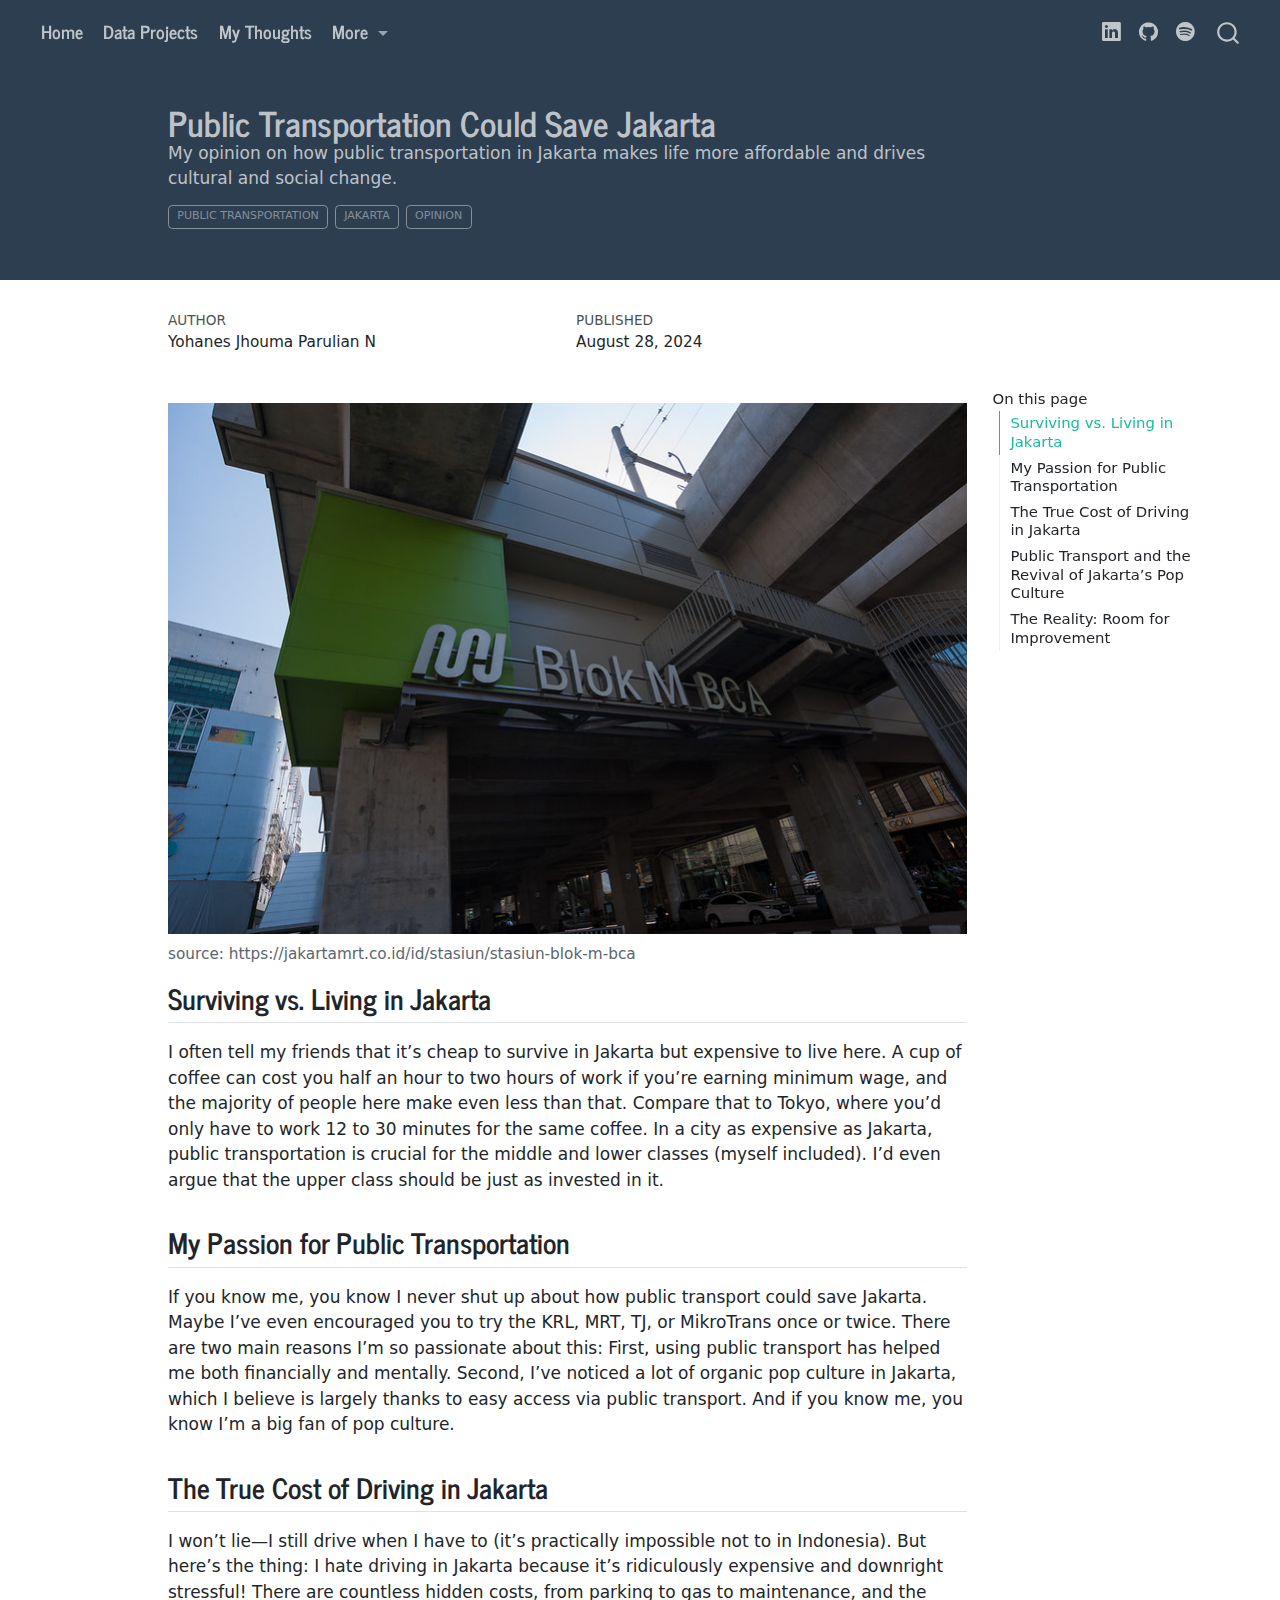
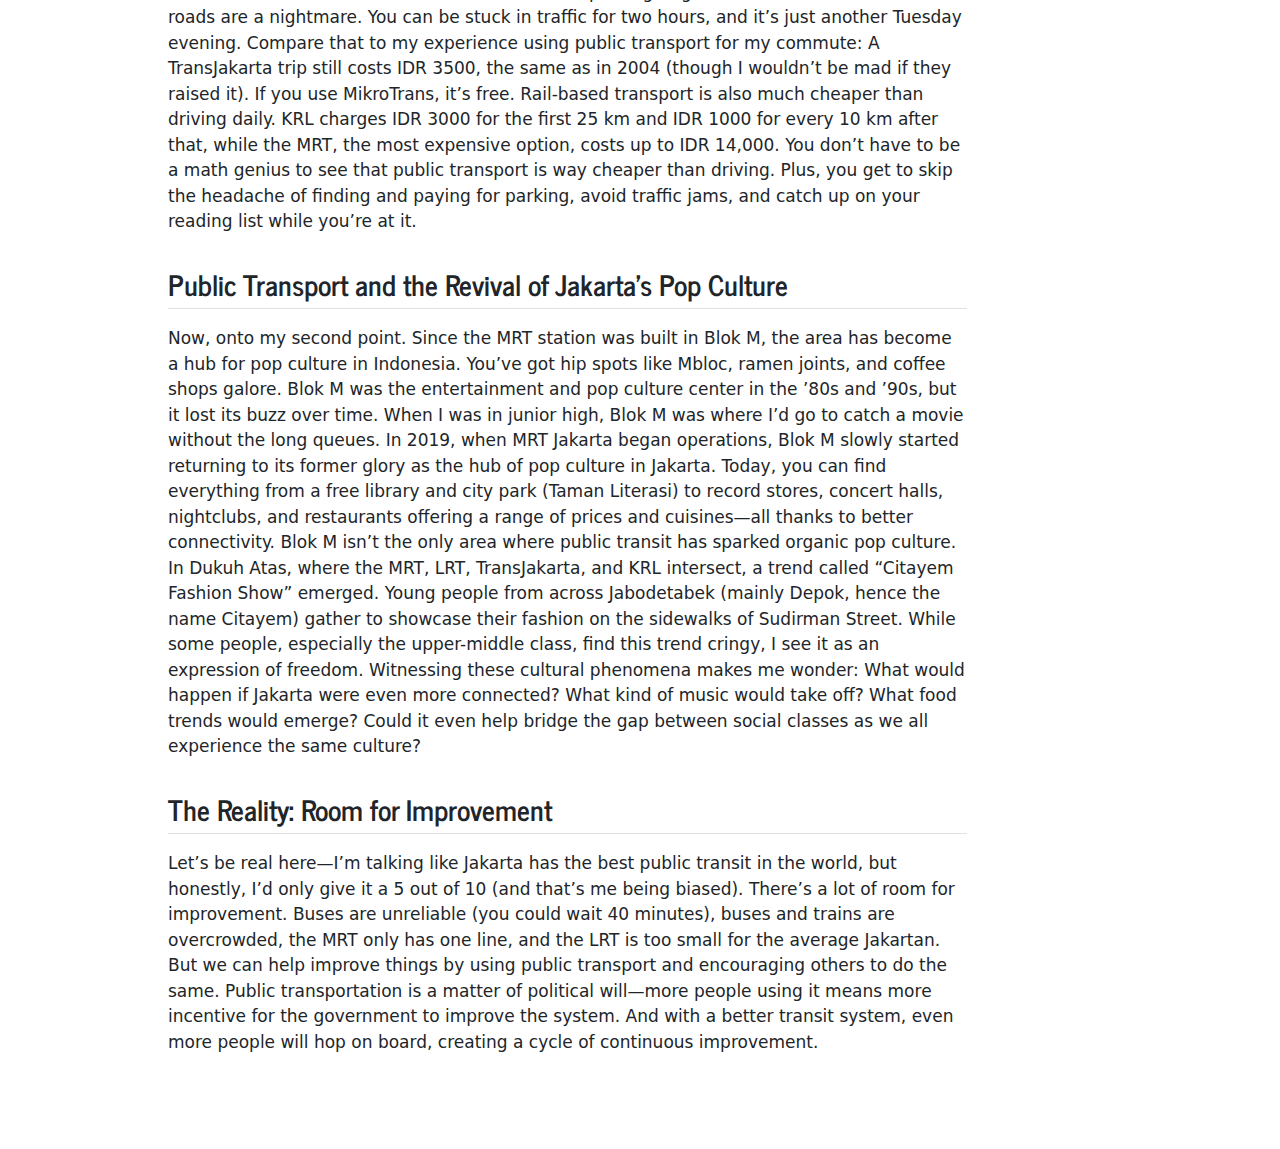
<file: blogposts/public-transportation-could-save-jakarta/index.html>
<!DOCTYPE html>
<html xmlns="http://www.w3.org/1999/xhtml" lang="en" xml:lang="en"><head>

<meta charset="utf-8">
<meta name="generator" content="quarto-1.5.56">

<meta name="viewport" content="width=device-width, initial-scale=1.0, user-scalable=yes">

<meta name="author" content="Yohanes Jhouma Parulian N">
<meta name="dcterms.date" content="2024-08-28">
<meta name="description" content="My opinion on how public transportation in Jakarta makes life more affordable and drives cultural and social change.">

<title>Public Transportation Could Save Jakarta</title>
<style>
code{white-space: pre-wrap;}
span.smallcaps{font-variant: small-caps;}
div.columns{display: flex; gap: min(4vw, 1.5em);}
div.column{flex: auto; overflow-x: auto;}
div.hanging-indent{margin-left: 1.5em; text-indent: -1.5em;}
ul.task-list{list-style: none;}
ul.task-list li input[type="checkbox"] {
  width: 0.8em;
  margin: 0 0.8em 0.2em -1em; /* quarto-specific, see https://github.com/quarto-dev/quarto-cli/issues/4556 */ 
  vertical-align: middle;
}
</style>


<script src="../../site_libs/quarto-nav/quarto-nav.js"></script>
<script src="../../site_libs/quarto-nav/headroom.min.js"></script>
<script src="../../site_libs/clipboard/clipboard.min.js"></script>
<script src="../../site_libs/quarto-search/autocomplete.umd.js"></script>
<script src="../../site_libs/quarto-search/fuse.min.js"></script>
<script src="../../site_libs/quarto-search/quarto-search.js"></script>
<meta name="quarto:offset" content="../../">
<link href="../../assets/favicon.png" rel="icon" type="image/png">
<script src="../../site_libs/quarto-html/quarto.js"></script>
<script src="../../site_libs/quarto-html/popper.min.js"></script>
<script src="../../site_libs/quarto-html/tippy.umd.min.js"></script>
<script src="../../site_libs/quarto-html/anchor.min.js"></script>
<link href="../../site_libs/quarto-html/tippy.css" rel="stylesheet">
<link href="../../site_libs/quarto-html/quarto-syntax-highlighting.css" rel="stylesheet" id="quarto-text-highlighting-styles">
<script src="../../site_libs/bootstrap/bootstrap.min.js"></script>
<link href="../../site_libs/bootstrap/bootstrap-icons.css" rel="stylesheet">
<link href="../../site_libs/bootstrap/bootstrap.min.css" rel="stylesheet" id="quarto-bootstrap" data-mode="light">
<script id="quarto-search-options" type="application/json">{
  "location": "navbar",
  "copy-button": false,
  "collapse-after": 3,
  "panel-placement": "end",
  "type": "overlay",
  "limit": 50,
  "keyboard-shortcut": [
    "f",
    "/",
    "s"
  ],
  "show-item-context": false,
  "language": {
    "search-no-results-text": "No results",
    "search-matching-documents-text": "matching documents",
    "search-copy-link-title": "Copy link to search",
    "search-hide-matches-text": "Hide additional matches",
    "search-more-match-text": "more match in this document",
    "search-more-matches-text": "more matches in this document",
    "search-clear-button-title": "Clear",
    "search-text-placeholder": "",
    "search-detached-cancel-button-title": "Cancel",
    "search-submit-button-title": "Submit",
    "search-label": "Search"
  }
}</script>


</head>

<body class="nav-fixed">

<div id="quarto-search-results"></div>
  <header id="quarto-header" class="headroom fixed-top quarto-banner">
    <nav class="navbar navbar-expand-lg " data-bs-theme="dark">
      <div class="navbar-container container-fluid">
            <div id="quarto-search" class="" title="Search"></div>
          <button class="navbar-toggler" type="button" data-bs-toggle="collapse" data-bs-target="#navbarCollapse" aria-controls="navbarCollapse" role="menu" aria-expanded="false" aria-label="Toggle navigation" onclick="if (window.quartoToggleHeadroom) { window.quartoToggleHeadroom(); }">
  <span class="navbar-toggler-icon"></span>
</button>
          <div class="collapse navbar-collapse" id="navbarCollapse">
            <ul class="navbar-nav navbar-nav-scroll me-auto">
  <li class="nav-item">
    <a class="nav-link" href="../../index.html"> 
<span class="menu-text">Home</span></a>
  </li>  
  <li class="nav-item">
    <a class="nav-link" href="../../projects.html"> 
<span class="menu-text">Data Projects</span></a>
  </li>  
  <li class="nav-item">
    <a class="nav-link" href="../../blogs.html"> 
<span class="menu-text">My Thoughts</span></a>
  </li>  
  <li class="nav-item dropdown ">
    <a class="nav-link dropdown-toggle" href="#" id="nav-menu-more" role="link" data-bs-toggle="dropdown" aria-expanded="false">
 <span class="menu-text">More</span>
    </a>
    <ul class="dropdown-menu" aria-labelledby="nav-menu-more">    
        <li>
    <a class="dropdown-item" href="../../resume.html">
 <span class="dropdown-text">Resume</span></a>
  </li>  
        <li>
    <a class="dropdown-item" href="../../my-story.html">
 <span class="dropdown-text">Who Am I?</span></a>
  </li>  
    </ul>
  </li>
</ul>
            <ul class="navbar-nav navbar-nav-scroll ms-auto">
  <li class="nav-item compact">
    <a class="nav-link" href="https://www.linkedin.com/in/yjhouma/"> <i class="bi bi-linkedin" role="img">
</i> 
<span class="menu-text"></span></a>
  </li>  
  <li class="nav-item compact">
    <a class="nav-link" href="https://github.com/yjhouma"> <i class="bi bi-github" role="img">
</i> 
<span class="menu-text"></span></a>
  </li>  
  <li class="nav-item compact">
    <a class="nav-link" href="https://open.spotify.com/artist/61pEtv6jEM12tiHXu9e04Y"> <i class="bi bi-spotify" role="img">
</i> 
<span class="menu-text"></span></a>
  </li>  
</ul>
          </div> <!-- /navcollapse -->
            <div class="quarto-navbar-tools">
</div>
      </div> <!-- /container-fluid -->
    </nav>
</header>
<!-- content -->
<header id="title-block-header" class="quarto-title-block default page-columns page-full">
  <div class="quarto-title-banner page-columns page-full">
    <div class="quarto-title column-body">
      <h1 class="title">Public Transportation Could Save Jakarta</h1>
                  <div>
        <div class="description">
          My opinion on how public transportation in Jakarta makes life more affordable and drives cultural and social change.
        </div>
      </div>
                          <div class="quarto-categories">
                <div class="quarto-category">public transportation</div>
                <div class="quarto-category">jakarta</div>
                <div class="quarto-category">opinion</div>
              </div>
                  </div>
  </div>
    
  
  <div class="quarto-title-meta">

      <div>
      <div class="quarto-title-meta-heading">Author</div>
      <div class="quarto-title-meta-contents">
               <p>Yohanes Jhouma Parulian N </p>
            </div>
    </div>
      
      <div>
      <div class="quarto-title-meta-heading">Published</div>
      <div class="quarto-title-meta-contents">
        <p class="date">August 28, 2024</p>
      </div>
    </div>
    
      
    </div>
    
  
  </header><div id="quarto-content" class="quarto-container page-columns page-rows-contents page-layout-article page-navbar">
<!-- sidebar -->
<!-- margin-sidebar -->
    <div id="quarto-margin-sidebar" class="sidebar margin-sidebar">
        <nav id="TOC" role="doc-toc" class="toc-active">
    <h2 id="toc-title">On this page</h2>
   
  <ul>
  <li><a href="#surviving-vs.-living-in-jakarta" id="toc-surviving-vs.-living-in-jakarta" class="nav-link active" data-scroll-target="#surviving-vs.-living-in-jakarta">Surviving vs.&nbsp;Living in Jakarta</a></li>
  <li><a href="#my-passion-for-public-transportation" id="toc-my-passion-for-public-transportation" class="nav-link" data-scroll-target="#my-passion-for-public-transportation">My Passion for Public Transportation</a></li>
  <li><a href="#the-true-cost-of-driving-in-jakarta" id="toc-the-true-cost-of-driving-in-jakarta" class="nav-link" data-scroll-target="#the-true-cost-of-driving-in-jakarta">The True Cost of Driving in Jakarta</a></li>
  <li><a href="#public-transport-and-the-revival-of-jakartas-pop-culture" id="toc-public-transport-and-the-revival-of-jakartas-pop-culture" class="nav-link" data-scroll-target="#public-transport-and-the-revival-of-jakartas-pop-culture">Public Transport and the Revival of Jakarta’s Pop Culture</a></li>
  <li><a href="#the-reality-room-for-improvement" id="toc-the-reality-room-for-improvement" class="nav-link" data-scroll-target="#the-reality-room-for-improvement">The Reality: Room for Improvement</a></li>
  </ul>
</nav>
    </div>
<!-- main -->
<main class="content quarto-banner-title-block" id="quarto-document-content">





<div class="quarto-figure quarto-figure-center">
<figure class="figure">
<p><img src="images.jpg" class="img-fluid figure-img"></p>
<figcaption>source: https://jakartamrt.co.id/id/stasiun/stasiun-blok-m-bca</figcaption>
</figure>
</div>
<section id="surviving-vs.-living-in-jakarta" class="level2">
<h2 class="anchored" data-anchor-id="surviving-vs.-living-in-jakarta">Surviving vs.&nbsp;Living in Jakarta</h2>
<p>I often tell my friends that it’s cheap to survive in Jakarta but expensive to live here. A cup of coffee can cost you half an hour to two hours of work if you’re earning minimum wage, and the majority of people here make even less than that. Compare that to Tokyo, where you’d only have to work 12 to 30 minutes for the same coffee. In a city as expensive as Jakarta, public transportation is crucial for the middle and lower classes (myself included). I’d even argue that the upper class should be just as invested in it.</p>
</section>
<section id="my-passion-for-public-transportation" class="level2">
<h2 class="anchored" data-anchor-id="my-passion-for-public-transportation">My Passion for Public Transportation</h2>
<p>If you know me, you know I never shut up about how public transport could save Jakarta. Maybe I’ve even encouraged you to try the KRL, MRT, TJ, or MikroTrans once or twice. There are two main reasons I’m so passionate about this: First, using public transport has helped me both financially and mentally. Second, I’ve noticed a lot of organic pop culture in Jakarta, which I believe is largely thanks to easy access via public transport. And if you know me, you know I’m a big fan of pop culture.</p>
</section>
<section id="the-true-cost-of-driving-in-jakarta" class="level2">
<h2 class="anchored" data-anchor-id="the-true-cost-of-driving-in-jakarta">The True Cost of Driving in Jakarta</h2>
<p>I won’t lie—I still drive when I have to (it’s practically impossible not to in Indonesia). But here’s the thing: I hate driving in Jakarta because it’s ridiculously expensive and downright stressful! There are countless hidden costs, from parking to gas to maintenance, and the roads are a nightmare. You can be stuck in traffic for two hours, and it’s just another Tuesday evening. Compare that to my experience using public transport for my commute: A TransJakarta trip still costs IDR 3500, the same as in 2004 (though I wouldn’t be mad if they raised it). If you use MikroTrans, it’s free. Rail-based transport is also much cheaper than driving daily. KRL charges IDR 3000 for the first 25 km and IDR 1000 for every 10 km after that, while the MRT, the most expensive option, costs up to IDR 14,000. You don’t have to be a math genius to see that public transport is way cheaper than driving. Plus, you get to skip the headache of finding and paying for parking, avoid traffic jams, and catch up on your reading list while you’re at it.</p>
</section>
<section id="public-transport-and-the-revival-of-jakartas-pop-culture" class="level2">
<h2 class="anchored" data-anchor-id="public-transport-and-the-revival-of-jakartas-pop-culture">Public Transport and the Revival of Jakarta’s Pop Culture</h2>
<p>Now, onto my second point. Since the MRT station was built in Blok M, the area has become a hub for pop culture in Indonesia. You’ve got hip spots like Mbloc, ramen joints, and coffee shops galore. Blok M was the entertainment and pop culture center in the ’80s and ’90s, but it lost its buzz over time. When I was in junior high, Blok M was where I’d go to catch a movie without the long queues. In 2019, when MRT Jakarta began operations, Blok M slowly started returning to its former glory as the hub of pop culture in Jakarta. Today, you can find everything from a free library and city park (Taman Literasi) to record stores, concert halls, nightclubs, and restaurants offering a range of prices and cuisines—all thanks to better connectivity. Blok M isn’t the only area where public transit has sparked organic pop culture. In Dukuh Atas, where the MRT, LRT, TransJakarta, and KRL intersect, a trend called “Citayem Fashion Show” emerged. Young people from across Jabodetabek (mainly Depok, hence the name Citayem) gather to showcase their fashion on the sidewalks of Sudirman Street. While some people, especially the upper-middle class, find this trend cringy, I see it as an expression of freedom. Witnessing these cultural phenomena makes me wonder: What would happen if Jakarta were even more connected? What kind of music would take off? What food trends would emerge? Could it even help bridge the gap between social classes as we all experience the same culture?</p>
</section>
<section id="the-reality-room-for-improvement" class="level2">
<h2 class="anchored" data-anchor-id="the-reality-room-for-improvement">The Reality: Room for Improvement</h2>
<p>Let’s be real here—I’m talking like Jakarta has the best public transit in the world, but honestly, I’d only give it a 5 out of 10 (and that’s me being biased). There’s a lot of room for improvement. Buses are unreliable (you could wait 40 minutes), buses and trains are overcrowded, the MRT only has one line, and the LRT is too small for the average Jakartan. But we can help improve things by using public transport and encouraging others to do the same. Public transportation is a matter of political will—more people using it means more incentive for the government to improve the system. And with a better transit system, even more people will hop on board, creating a cycle of continuous improvement.</p>


</section>

</main> <!-- /main -->
<script id="quarto-html-after-body" type="application/javascript">
window.document.addEventListener("DOMContentLoaded", function (event) {
  const toggleBodyColorMode = (bsSheetEl) => {
    const mode = bsSheetEl.getAttribute("data-mode");
    const bodyEl = window.document.querySelector("body");
    if (mode === "dark") {
      bodyEl.classList.add("quarto-dark");
      bodyEl.classList.remove("quarto-light");
    } else {
      bodyEl.classList.add("quarto-light");
      bodyEl.classList.remove("quarto-dark");
    }
  }
  const toggleBodyColorPrimary = () => {
    const bsSheetEl = window.document.querySelector("link#quarto-bootstrap");
    if (bsSheetEl) {
      toggleBodyColorMode(bsSheetEl);
    }
  }
  toggleBodyColorPrimary();  
  const icon = "";
  const anchorJS = new window.AnchorJS();
  anchorJS.options = {
    placement: 'right',
    icon: icon
  };
  anchorJS.add('.anchored');
  const isCodeAnnotation = (el) => {
    for (const clz of el.classList) {
      if (clz.startsWith('code-annotation-')) {                     
        return true;
      }
    }
    return false;
  }
  const onCopySuccess = function(e) {
    // button target
    const button = e.trigger;
    // don't keep focus
    button.blur();
    // flash "checked"
    button.classList.add('code-copy-button-checked');
    var currentTitle = button.getAttribute("title");
    button.setAttribute("title", "Copied!");
    let tooltip;
    if (window.bootstrap) {
      button.setAttribute("data-bs-toggle", "tooltip");
      button.setAttribute("data-bs-placement", "left");
      button.setAttribute("data-bs-title", "Copied!");
      tooltip = new bootstrap.Tooltip(button, 
        { trigger: "manual", 
          customClass: "code-copy-button-tooltip",
          offset: [0, -8]});
      tooltip.show();    
    }
    setTimeout(function() {
      if (tooltip) {
        tooltip.hide();
        button.removeAttribute("data-bs-title");
        button.removeAttribute("data-bs-toggle");
        button.removeAttribute("data-bs-placement");
      }
      button.setAttribute("title", currentTitle);
      button.classList.remove('code-copy-button-checked');
    }, 1000);
    // clear code selection
    e.clearSelection();
  }
  const getTextToCopy = function(trigger) {
      const codeEl = trigger.previousElementSibling.cloneNode(true);
      for (const childEl of codeEl.children) {
        if (isCodeAnnotation(childEl)) {
          childEl.remove();
        }
      }
      return codeEl.innerText;
  }
  const clipboard = new window.ClipboardJS('.code-copy-button:not([data-in-quarto-modal])', {
    text: getTextToCopy
  });
  clipboard.on('success', onCopySuccess);
  if (window.document.getElementById('quarto-embedded-source-code-modal')) {
    // For code content inside modals, clipBoardJS needs to be initialized with a container option
    // TODO: Check when it could be a function (https://github.com/zenorocha/clipboard.js/issues/860)
    const clipboardModal = new window.ClipboardJS('.code-copy-button[data-in-quarto-modal]', {
      text: getTextToCopy,
      container: window.document.getElementById('quarto-embedded-source-code-modal')
    });
    clipboardModal.on('success', onCopySuccess);
  }
    var localhostRegex = new RegExp(/^(?:http|https):\/\/localhost\:?[0-9]*\//);
    var mailtoRegex = new RegExp(/^mailto:/);
      var filterRegex = new RegExp("https:\/\/yjhouma\.github\.io\/");
    var isInternal = (href) => {
        return filterRegex.test(href) || localhostRegex.test(href) || mailtoRegex.test(href);
    }
    // Inspect non-navigation links and adorn them if external
 	var links = window.document.querySelectorAll('a[href]:not(.nav-link):not(.navbar-brand):not(.toc-action):not(.sidebar-link):not(.sidebar-item-toggle):not(.pagination-link):not(.no-external):not([aria-hidden]):not(.dropdown-item):not(.quarto-navigation-tool):not(.about-link)');
    for (var i=0; i<links.length; i++) {
      const link = links[i];
      if (!isInternal(link.href)) {
        // undo the damage that might have been done by quarto-nav.js in the case of
        // links that we want to consider external
        if (link.dataset.originalHref !== undefined) {
          link.href = link.dataset.originalHref;
        }
      }
    }
  function tippyHover(el, contentFn, onTriggerFn, onUntriggerFn) {
    const config = {
      allowHTML: true,
      maxWidth: 500,
      delay: 100,
      arrow: false,
      appendTo: function(el) {
          return el.parentElement;
      },
      interactive: true,
      interactiveBorder: 10,
      theme: 'quarto',
      placement: 'bottom-start',
    };
    if (contentFn) {
      config.content = contentFn;
    }
    if (onTriggerFn) {
      config.onTrigger = onTriggerFn;
    }
    if (onUntriggerFn) {
      config.onUntrigger = onUntriggerFn;
    }
    window.tippy(el, config); 
  }
  const noterefs = window.document.querySelectorAll('a[role="doc-noteref"]');
  for (var i=0; i<noterefs.length; i++) {
    const ref = noterefs[i];
    tippyHover(ref, function() {
      // use id or data attribute instead here
      let href = ref.getAttribute('data-footnote-href') || ref.getAttribute('href');
      try { href = new URL(href).hash; } catch {}
      const id = href.replace(/^#\/?/, "");
      const note = window.document.getElementById(id);
      if (note) {
        return note.innerHTML;
      } else {
        return "";
      }
    });
  }
  const xrefs = window.document.querySelectorAll('a.quarto-xref');
  const processXRef = (id, note) => {
    // Strip column container classes
    const stripColumnClz = (el) => {
      el.classList.remove("page-full", "page-columns");
      if (el.children) {
        for (const child of el.children) {
          stripColumnClz(child);
        }
      }
    }
    stripColumnClz(note)
    if (id === null || id.startsWith('sec-')) {
      // Special case sections, only their first couple elements
      const container = document.createElement("div");
      if (note.children && note.children.length > 2) {
        container.appendChild(note.children[0].cloneNode(true));
        for (let i = 1; i < note.children.length; i++) {
          const child = note.children[i];
          if (child.tagName === "P" && child.innerText === "") {
            continue;
          } else {
            container.appendChild(child.cloneNode(true));
            break;
          }
        }
        if (window.Quarto?.typesetMath) {
          window.Quarto.typesetMath(container);
        }
        return container.innerHTML
      } else {
        if (window.Quarto?.typesetMath) {
          window.Quarto.typesetMath(note);
        }
        return note.innerHTML;
      }
    } else {
      // Remove any anchor links if they are present
      const anchorLink = note.querySelector('a.anchorjs-link');
      if (anchorLink) {
        anchorLink.remove();
      }
      if (window.Quarto?.typesetMath) {
        window.Quarto.typesetMath(note);
      }
      // TODO in 1.5, we should make sure this works without a callout special case
      if (note.classList.contains("callout")) {
        return note.outerHTML;
      } else {
        return note.innerHTML;
      }
    }
  }
  for (var i=0; i<xrefs.length; i++) {
    const xref = xrefs[i];
    tippyHover(xref, undefined, function(instance) {
      instance.disable();
      let url = xref.getAttribute('href');
      let hash = undefined; 
      if (url.startsWith('#')) {
        hash = url;
      } else {
        try { hash = new URL(url).hash; } catch {}
      }
      if (hash) {
        const id = hash.replace(/^#\/?/, "");
        const note = window.document.getElementById(id);
        if (note !== null) {
          try {
            const html = processXRef(id, note.cloneNode(true));
            instance.setContent(html);
          } finally {
            instance.enable();
            instance.show();
          }
        } else {
          // See if we can fetch this
          fetch(url.split('#')[0])
          .then(res => res.text())
          .then(html => {
            const parser = new DOMParser();
            const htmlDoc = parser.parseFromString(html, "text/html");
            const note = htmlDoc.getElementById(id);
            if (note !== null) {
              const html = processXRef(id, note);
              instance.setContent(html);
            } 
          }).finally(() => {
            instance.enable();
            instance.show();
          });
        }
      } else {
        // See if we can fetch a full url (with no hash to target)
        // This is a special case and we should probably do some content thinning / targeting
        fetch(url)
        .then(res => res.text())
        .then(html => {
          const parser = new DOMParser();
          const htmlDoc = parser.parseFromString(html, "text/html");
          const note = htmlDoc.querySelector('main.content');
          if (note !== null) {
            // This should only happen for chapter cross references
            // (since there is no id in the URL)
            // remove the first header
            if (note.children.length > 0 && note.children[0].tagName === "HEADER") {
              note.children[0].remove();
            }
            const html = processXRef(null, note);
            instance.setContent(html);
          } 
        }).finally(() => {
          instance.enable();
          instance.show();
        });
      }
    }, function(instance) {
    });
  }
      let selectedAnnoteEl;
      const selectorForAnnotation = ( cell, annotation) => {
        let cellAttr = 'data-code-cell="' + cell + '"';
        let lineAttr = 'data-code-annotation="' +  annotation + '"';
        const selector = 'span[' + cellAttr + '][' + lineAttr + ']';
        return selector;
      }
      const selectCodeLines = (annoteEl) => {
        const doc = window.document;
        const targetCell = annoteEl.getAttribute("data-target-cell");
        const targetAnnotation = annoteEl.getAttribute("data-target-annotation");
        const annoteSpan = window.document.querySelector(selectorForAnnotation(targetCell, targetAnnotation));
        const lines = annoteSpan.getAttribute("data-code-lines").split(",");
        const lineIds = lines.map((line) => {
          return targetCell + "-" + line;
        })
        let top = null;
        let height = null;
        let parent = null;
        if (lineIds.length > 0) {
            //compute the position of the single el (top and bottom and make a div)
            const el = window.document.getElementById(lineIds[0]);
            top = el.offsetTop;
            height = el.offsetHeight;
            parent = el.parentElement.parentElement;
          if (lineIds.length > 1) {
            const lastEl = window.document.getElementById(lineIds[lineIds.length - 1]);
            const bottom = lastEl.offsetTop + lastEl.offsetHeight;
            height = bottom - top;
          }
          if (top !== null && height !== null && parent !== null) {
            // cook up a div (if necessary) and position it 
            let div = window.document.getElementById("code-annotation-line-highlight");
            if (div === null) {
              div = window.document.createElement("div");
              div.setAttribute("id", "code-annotation-line-highlight");
              div.style.position = 'absolute';
              parent.appendChild(div);
            }
            div.style.top = top - 2 + "px";
            div.style.height = height + 4 + "px";
            div.style.left = 0;
            let gutterDiv = window.document.getElementById("code-annotation-line-highlight-gutter");
            if (gutterDiv === null) {
              gutterDiv = window.document.createElement("div");
              gutterDiv.setAttribute("id", "code-annotation-line-highlight-gutter");
              gutterDiv.style.position = 'absolute';
              const codeCell = window.document.getElementById(targetCell);
              const gutter = codeCell.querySelector('.code-annotation-gutter');
              gutter.appendChild(gutterDiv);
            }
            gutterDiv.style.top = top - 2 + "px";
            gutterDiv.style.height = height + 4 + "px";
          }
          selectedAnnoteEl = annoteEl;
        }
      };
      const unselectCodeLines = () => {
        const elementsIds = ["code-annotation-line-highlight", "code-annotation-line-highlight-gutter"];
        elementsIds.forEach((elId) => {
          const div = window.document.getElementById(elId);
          if (div) {
            div.remove();
          }
        });
        selectedAnnoteEl = undefined;
      };
        // Handle positioning of the toggle
    window.addEventListener(
      "resize",
      throttle(() => {
        elRect = undefined;
        if (selectedAnnoteEl) {
          selectCodeLines(selectedAnnoteEl);
        }
      }, 10)
    );
    function throttle(fn, ms) {
    let throttle = false;
    let timer;
      return (...args) => {
        if(!throttle) { // first call gets through
            fn.apply(this, args);
            throttle = true;
        } else { // all the others get throttled
            if(timer) clearTimeout(timer); // cancel #2
            timer = setTimeout(() => {
              fn.apply(this, args);
              timer = throttle = false;
            }, ms);
        }
      };
    }
      // Attach click handler to the DT
      const annoteDls = window.document.querySelectorAll('dt[data-target-cell]');
      for (const annoteDlNode of annoteDls) {
        annoteDlNode.addEventListener('click', (event) => {
          const clickedEl = event.target;
          if (clickedEl !== selectedAnnoteEl) {
            unselectCodeLines();
            const activeEl = window.document.querySelector('dt[data-target-cell].code-annotation-active');
            if (activeEl) {
              activeEl.classList.remove('code-annotation-active');
            }
            selectCodeLines(clickedEl);
            clickedEl.classList.add('code-annotation-active');
          } else {
            // Unselect the line
            unselectCodeLines();
            clickedEl.classList.remove('code-annotation-active');
          }
        });
      }
  const findCites = (el) => {
    const parentEl = el.parentElement;
    if (parentEl) {
      const cites = parentEl.dataset.cites;
      if (cites) {
        return {
          el,
          cites: cites.split(' ')
        };
      } else {
        return findCites(el.parentElement)
      }
    } else {
      return undefined;
    }
  };
  var bibliorefs = window.document.querySelectorAll('a[role="doc-biblioref"]');
  for (var i=0; i<bibliorefs.length; i++) {
    const ref = bibliorefs[i];
    const citeInfo = findCites(ref);
    if (citeInfo) {
      tippyHover(citeInfo.el, function() {
        var popup = window.document.createElement('div');
        citeInfo.cites.forEach(function(cite) {
          var citeDiv = window.document.createElement('div');
          citeDiv.classList.add('hanging-indent');
          citeDiv.classList.add('csl-entry');
          var biblioDiv = window.document.getElementById('ref-' + cite);
          if (biblioDiv) {
            citeDiv.innerHTML = biblioDiv.innerHTML;
          }
          popup.appendChild(citeDiv);
        });
        return popup.innerHTML;
      });
    }
  }
});
</script>
</div> <!-- /content -->




</body></html>
</file>
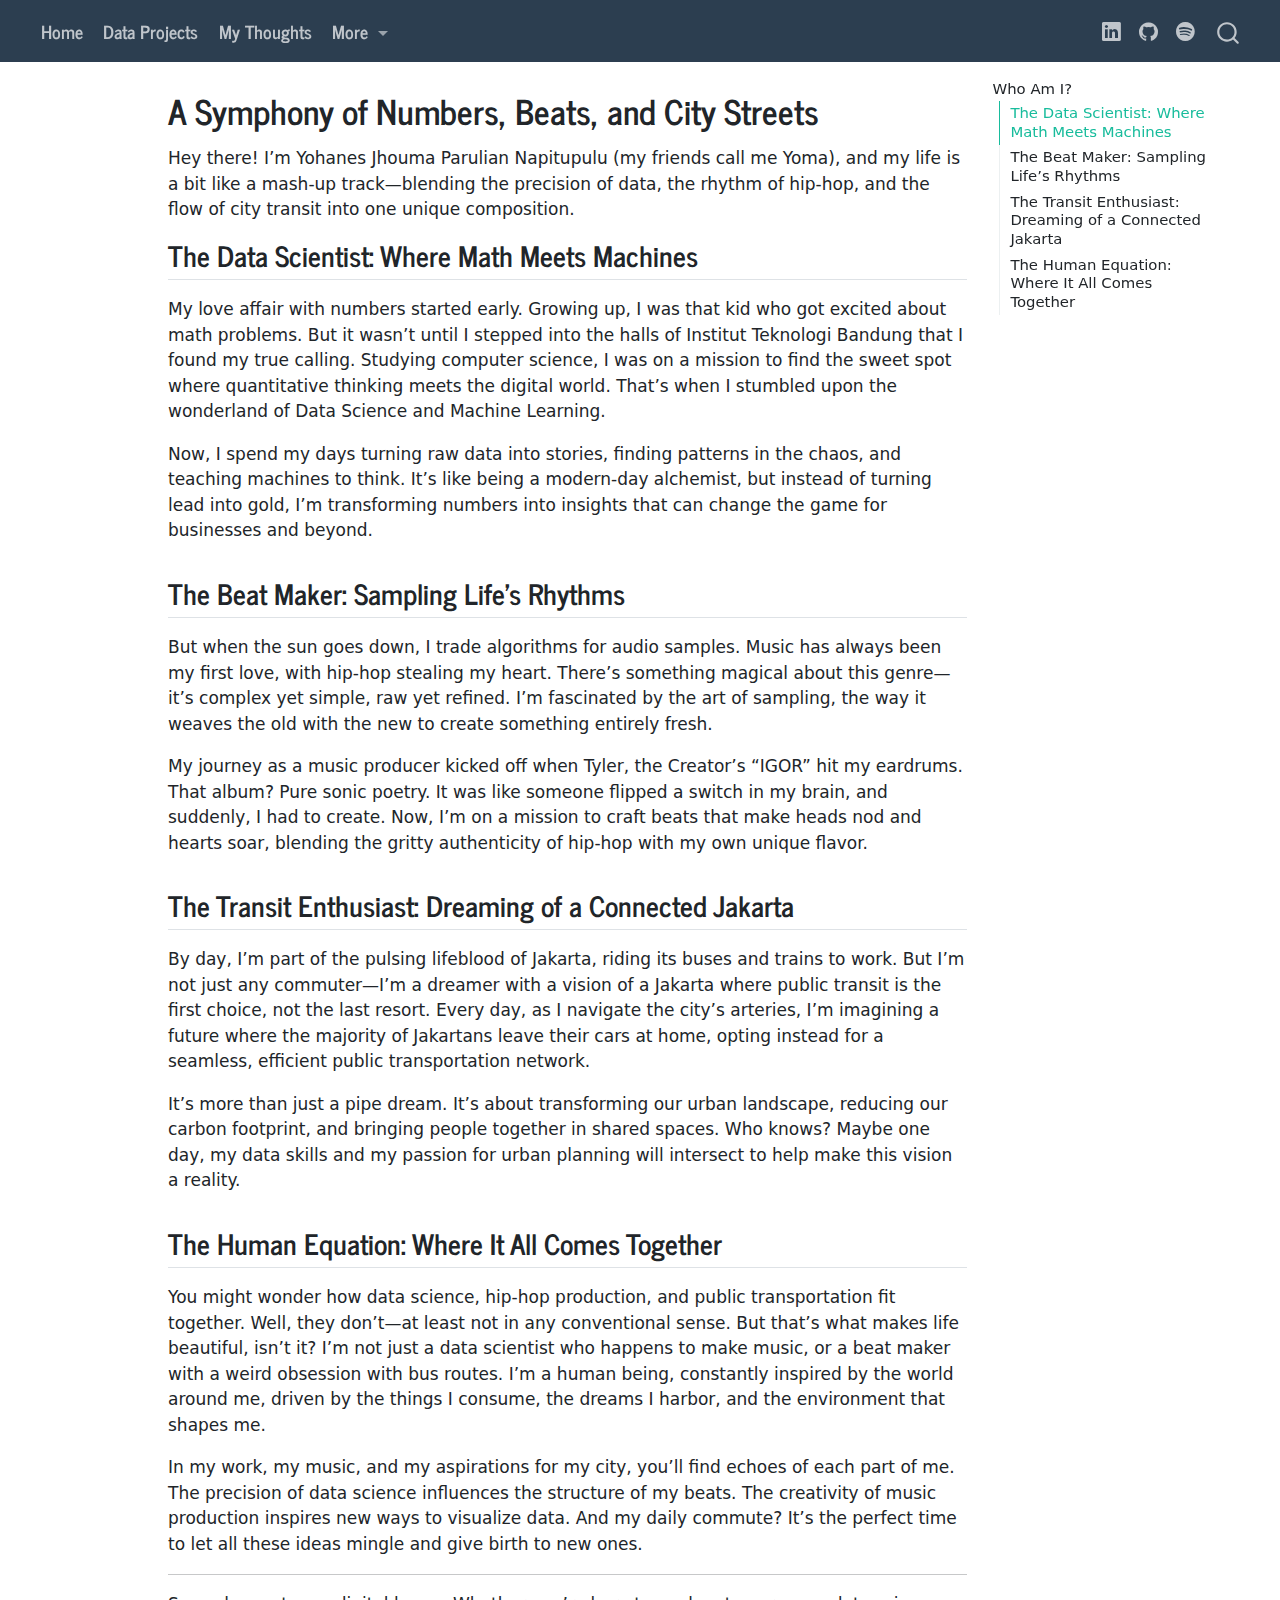
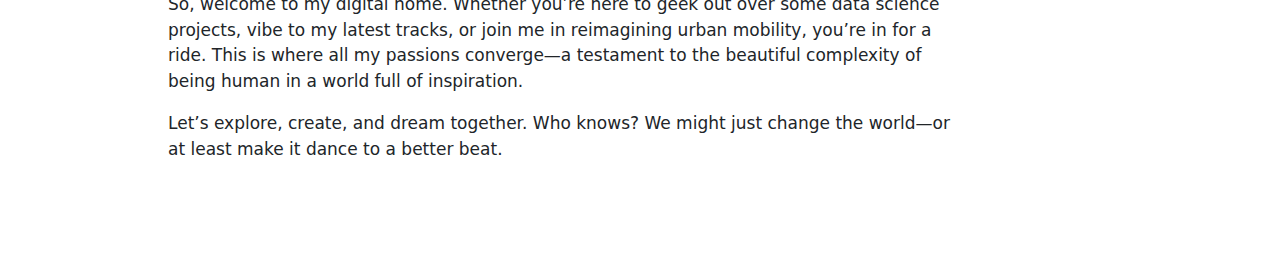
<file: my-story.html>
<!DOCTYPE html>
<html xmlns="http://www.w3.org/1999/xhtml" lang="en" xml:lang="en"><head>

<meta charset="utf-8">
<meta name="generator" content="quarto-1.5.56">

<meta name="viewport" content="width=device-width, initial-scale=1.0, user-scalable=yes">


<title>A Symphony of Numbers, Beats, and City Streets</title>
<style>
code{white-space: pre-wrap;}
span.smallcaps{font-variant: small-caps;}
div.columns{display: flex; gap: min(4vw, 1.5em);}
div.column{flex: auto; overflow-x: auto;}
div.hanging-indent{margin-left: 1.5em; text-indent: -1.5em;}
ul.task-list{list-style: none;}
ul.task-list li input[type="checkbox"] {
  width: 0.8em;
  margin: 0 0.8em 0.2em -1em; /* quarto-specific, see https://github.com/quarto-dev/quarto-cli/issues/4556 */ 
  vertical-align: middle;
}
</style>


<script src="site_libs/quarto-nav/quarto-nav.js"></script>
<script src="site_libs/quarto-nav/headroom.min.js"></script>
<script src="site_libs/clipboard/clipboard.min.js"></script>
<script src="site_libs/quarto-search/autocomplete.umd.js"></script>
<script src="site_libs/quarto-search/fuse.min.js"></script>
<script src="site_libs/quarto-search/quarto-search.js"></script>
<meta name="quarto:offset" content="./">
<link href="./assets/favicon.png" rel="icon" type="image/png">
<script src="site_libs/quarto-html/quarto.js"></script>
<script src="site_libs/quarto-html/popper.min.js"></script>
<script src="site_libs/quarto-html/tippy.umd.min.js"></script>
<script src="site_libs/quarto-html/anchor.min.js"></script>
<link href="site_libs/quarto-html/tippy.css" rel="stylesheet">
<link href="site_libs/quarto-html/quarto-syntax-highlighting.css" rel="stylesheet" id="quarto-text-highlighting-styles">
<script src="site_libs/bootstrap/bootstrap.min.js"></script>
<link href="site_libs/bootstrap/bootstrap-icons.css" rel="stylesheet">
<link href="site_libs/bootstrap/bootstrap.min.css" rel="stylesheet" id="quarto-bootstrap" data-mode="light">
<script id="quarto-search-options" type="application/json">{
  "location": "navbar",
  "copy-button": false,
  "collapse-after": 3,
  "panel-placement": "end",
  "type": "overlay",
  "limit": 50,
  "keyboard-shortcut": [
    "f",
    "/",
    "s"
  ],
  "show-item-context": false,
  "language": {
    "search-no-results-text": "No results",
    "search-matching-documents-text": "matching documents",
    "search-copy-link-title": "Copy link to search",
    "search-hide-matches-text": "Hide additional matches",
    "search-more-match-text": "more match in this document",
    "search-more-matches-text": "more matches in this document",
    "search-clear-button-title": "Clear",
    "search-text-placeholder": "",
    "search-detached-cancel-button-title": "Cancel",
    "search-submit-button-title": "Submit",
    "search-label": "Search"
  }
}</script>


</head>

<body class="nav-fixed">

<div id="quarto-search-results"></div>
  <header id="quarto-header" class="headroom fixed-top">
    <nav class="navbar navbar-expand-lg " data-bs-theme="dark">
      <div class="navbar-container container-fluid">
            <div id="quarto-search" class="" title="Search"></div>
          <button class="navbar-toggler" type="button" data-bs-toggle="collapse" data-bs-target="#navbarCollapse" aria-controls="navbarCollapse" role="menu" aria-expanded="false" aria-label="Toggle navigation" onclick="if (window.quartoToggleHeadroom) { window.quartoToggleHeadroom(); }">
  <span class="navbar-toggler-icon"></span>
</button>
          <div class="collapse navbar-collapse" id="navbarCollapse">
            <ul class="navbar-nav navbar-nav-scroll me-auto">
  <li class="nav-item">
    <a class="nav-link" href="./index.html"> 
<span class="menu-text">Home</span></a>
  </li>  
  <li class="nav-item">
    <a class="nav-link" href="./projects.html"> 
<span class="menu-text">Data Projects</span></a>
  </li>  
  <li class="nav-item">
    <a class="nav-link" href="./blogs.html"> 
<span class="menu-text">My Thoughts</span></a>
  </li>  
  <li class="nav-item dropdown ">
    <a class="nav-link dropdown-toggle" href="#" id="nav-menu-more" role="link" data-bs-toggle="dropdown" aria-expanded="false">
 <span class="menu-text">More</span>
    </a>
    <ul class="dropdown-menu" aria-labelledby="nav-menu-more">    
        <li>
    <a class="dropdown-item" href="./resume.html">
 <span class="dropdown-text">Resume</span></a>
  </li>  
        <li>
    <a class="dropdown-item" href="./my-story.html">
 <span class="dropdown-text">Who Am I?</span></a>
  </li>  
    </ul>
  </li>
</ul>
            <ul class="navbar-nav navbar-nav-scroll ms-auto">
  <li class="nav-item compact">
    <a class="nav-link" href="https://www.linkedin.com/in/yjhouma/"> <i class="bi bi-linkedin" role="img">
</i> 
<span class="menu-text"></span></a>
  </li>  
  <li class="nav-item compact">
    <a class="nav-link" href="https://github.com/yjhouma"> <i class="bi bi-github" role="img">
</i> 
<span class="menu-text"></span></a>
  </li>  
  <li class="nav-item compact">
    <a class="nav-link" href="https://open.spotify.com/artist/61pEtv6jEM12tiHXu9e04Y"> <i class="bi bi-spotify" role="img">
</i> 
<span class="menu-text"></span></a>
  </li>  
</ul>
          </div> <!-- /navcollapse -->
            <div class="quarto-navbar-tools">
</div>
      </div> <!-- /container-fluid -->
    </nav>
</header>
<!-- content -->
<div id="quarto-content" class="quarto-container page-columns page-rows-contents page-layout-article page-navbar">
<!-- sidebar -->
<!-- margin-sidebar -->
    <div id="quarto-margin-sidebar" class="sidebar margin-sidebar">
        <nav id="TOC" role="doc-toc" class="toc-active">
    <h2 id="toc-title">Who Am I?</h2>
   
  <ul>
  <li><a href="#the-data-scientist-where-math-meets-machines" id="toc-the-data-scientist-where-math-meets-machines" class="nav-link active" data-scroll-target="#the-data-scientist-where-math-meets-machines">The Data Scientist: Where Math Meets Machines</a></li>
  <li><a href="#the-beat-maker-sampling-lifes-rhythms" id="toc-the-beat-maker-sampling-lifes-rhythms" class="nav-link" data-scroll-target="#the-beat-maker-sampling-lifes-rhythms">The Beat Maker: Sampling Life’s Rhythms</a></li>
  <li><a href="#the-transit-enthusiast-dreaming-of-a-connected-jakarta" id="toc-the-transit-enthusiast-dreaming-of-a-connected-jakarta" class="nav-link" data-scroll-target="#the-transit-enthusiast-dreaming-of-a-connected-jakarta">The Transit Enthusiast: Dreaming of a Connected Jakarta</a></li>
  <li><a href="#the-human-equation-where-it-all-comes-together" id="toc-the-human-equation-where-it-all-comes-together" class="nav-link" data-scroll-target="#the-human-equation-where-it-all-comes-together">The Human Equation: Where It All Comes Together</a></li>
  </ul>
</nav>
    </div>
<!-- main -->
<main class="content" id="quarto-document-content">

<header id="title-block-header" class="quarto-title-block default">
<div class="quarto-title">
<h1 class="title">A Symphony of Numbers, Beats, and City Streets</h1>
</div>



<div class="quarto-title-meta">

    
  
    
  </div>
  


</header>


<p>Hey there! I’m Yohanes Jhouma Parulian Napitupulu (my friends call me Yoma), and my life is a bit like a mash-up track—blending the precision of data, the rhythm of hip-hop, and the flow of city transit into one unique composition.</p>
<section id="the-data-scientist-where-math-meets-machines" class="level2">
<h2 class="anchored" data-anchor-id="the-data-scientist-where-math-meets-machines">The Data Scientist: Where Math Meets Machines</h2>
<p>My love affair with numbers started early. Growing up, I was that kid who got excited about math problems. But it wasn’t until I stepped into the halls of Institut Teknologi Bandung that I found my true calling. Studying computer science, I was on a mission to find the sweet spot where quantitative thinking meets the digital world. That’s when I stumbled upon the wonderland of Data Science and Machine Learning.</p>
<p>Now, I spend my days turning raw data into stories, finding patterns in the chaos, and teaching machines to think. It’s like being a modern-day alchemist, but instead of turning lead into gold, I’m transforming numbers into insights that can change the game for businesses and beyond.</p>
</section>
<section id="the-beat-maker-sampling-lifes-rhythms" class="level2">
<h2 class="anchored" data-anchor-id="the-beat-maker-sampling-lifes-rhythms">The Beat Maker: Sampling Life’s Rhythms</h2>
<p>But when the sun goes down, I trade algorithms for audio samples. Music has always been my first love, with hip-hop stealing my heart. There’s something magical about this genre—it’s complex yet simple, raw yet refined. I’m fascinated by the art of sampling, the way it weaves the old with the new to create something entirely fresh.</p>
<p>My journey as a music producer kicked off when Tyler, the Creator’s “IGOR” hit my eardrums. That album? Pure sonic poetry. It was like someone flipped a switch in my brain, and suddenly, I had to create. Now, I’m on a mission to craft beats that make heads nod and hearts soar, blending the gritty authenticity of hip-hop with my own unique flavor.</p>
</section>
<section id="the-transit-enthusiast-dreaming-of-a-connected-jakarta" class="level2">
<h2 class="anchored" data-anchor-id="the-transit-enthusiast-dreaming-of-a-connected-jakarta">The Transit Enthusiast: Dreaming of a Connected Jakarta</h2>
<p>By day, I’m part of the pulsing lifeblood of Jakarta, riding its buses and trains to work. But I’m not just any commuter—I’m a dreamer with a vision of a Jakarta where public transit is the first choice, not the last resort. Every day, as I navigate the city’s arteries, I’m imagining a future where the majority of Jakartans leave their cars at home, opting instead for a seamless, efficient public transportation network.</p>
<p>It’s more than just a pipe dream. It’s about transforming our urban landscape, reducing our carbon footprint, and bringing people together in shared spaces. Who knows? Maybe one day, my data skills and my passion for urban planning will intersect to help make this vision a reality.</p>
</section>
<section id="the-human-equation-where-it-all-comes-together" class="level2">
<h2 class="anchored" data-anchor-id="the-human-equation-where-it-all-comes-together">The Human Equation: Where It All Comes Together</h2>
<p>You might wonder how data science, hip-hop production, and public transportation fit together. Well, they don’t—at least not in any conventional sense. But that’s what makes life beautiful, isn’t it? I’m not just a data scientist who happens to make music, or a beat maker with a weird obsession with bus routes. I’m a human being, constantly inspired by the world around me, driven by the things I consume, the dreams I harbor, and the environment that shapes me.</p>
<p>In my work, my music, and my aspirations for my city, you’ll find echoes of each part of me. The precision of data science influences the structure of my beats. The creativity of music production inspires new ways to visualize data. And my daily commute? It’s the perfect time to let all these ideas mingle and give birth to new ones.</p>
<hr>
<p>So, welcome to my digital home. Whether you’re here to geek out over some data science projects, vibe to my latest tracks, or join me in reimagining urban mobility, you’re in for a ride. This is where all my passions converge—a testament to the beautiful complexity of being human in a world full of inspiration.</p>
<p>Let’s explore, create, and dream together. Who knows? We might just change the world—or at least make it dance to a better beat.</p>


</section>

</main> <!-- /main -->
<script id="quarto-html-after-body" type="application/javascript">
window.document.addEventListener("DOMContentLoaded", function (event) {
  const toggleBodyColorMode = (bsSheetEl) => {
    const mode = bsSheetEl.getAttribute("data-mode");
    const bodyEl = window.document.querySelector("body");
    if (mode === "dark") {
      bodyEl.classList.add("quarto-dark");
      bodyEl.classList.remove("quarto-light");
    } else {
      bodyEl.classList.add("quarto-light");
      bodyEl.classList.remove("quarto-dark");
    }
  }
  const toggleBodyColorPrimary = () => {
    const bsSheetEl = window.document.querySelector("link#quarto-bootstrap");
    if (bsSheetEl) {
      toggleBodyColorMode(bsSheetEl);
    }
  }
  toggleBodyColorPrimary();  
  const icon = "";
  const anchorJS = new window.AnchorJS();
  anchorJS.options = {
    placement: 'right',
    icon: icon
  };
  anchorJS.add('.anchored');
  const isCodeAnnotation = (el) => {
    for (const clz of el.classList) {
      if (clz.startsWith('code-annotation-')) {                     
        return true;
      }
    }
    return false;
  }
  const onCopySuccess = function(e) {
    // button target
    const button = e.trigger;
    // don't keep focus
    button.blur();
    // flash "checked"
    button.classList.add('code-copy-button-checked');
    var currentTitle = button.getAttribute("title");
    button.setAttribute("title", "Copied!");
    let tooltip;
    if (window.bootstrap) {
      button.setAttribute("data-bs-toggle", "tooltip");
      button.setAttribute("data-bs-placement", "left");
      button.setAttribute("data-bs-title", "Copied!");
      tooltip = new bootstrap.Tooltip(button, 
        { trigger: "manual", 
          customClass: "code-copy-button-tooltip",
          offset: [0, -8]});
      tooltip.show();    
    }
    setTimeout(function() {
      if (tooltip) {
        tooltip.hide();
        button.removeAttribute("data-bs-title");
        button.removeAttribute("data-bs-toggle");
        button.removeAttribute("data-bs-placement");
      }
      button.setAttribute("title", currentTitle);
      button.classList.remove('code-copy-button-checked');
    }, 1000);
    // clear code selection
    e.clearSelection();
  }
  const getTextToCopy = function(trigger) {
      const codeEl = trigger.previousElementSibling.cloneNode(true);
      for (const childEl of codeEl.children) {
        if (isCodeAnnotation(childEl)) {
          childEl.remove();
        }
      }
      return codeEl.innerText;
  }
  const clipboard = new window.ClipboardJS('.code-copy-button:not([data-in-quarto-modal])', {
    text: getTextToCopy
  });
  clipboard.on('success', onCopySuccess);
  if (window.document.getElementById('quarto-embedded-source-code-modal')) {
    // For code content inside modals, clipBoardJS needs to be initialized with a container option
    // TODO: Check when it could be a function (https://github.com/zenorocha/clipboard.js/issues/860)
    const clipboardModal = new window.ClipboardJS('.code-copy-button[data-in-quarto-modal]', {
      text: getTextToCopy,
      container: window.document.getElementById('quarto-embedded-source-code-modal')
    });
    clipboardModal.on('success', onCopySuccess);
  }
    var localhostRegex = new RegExp(/^(?:http|https):\/\/localhost\:?[0-9]*\//);
    var mailtoRegex = new RegExp(/^mailto:/);
      var filterRegex = new RegExp("https:\/\/yjhouma\.github\.io\/");
    var isInternal = (href) => {
        return filterRegex.test(href) || localhostRegex.test(href) || mailtoRegex.test(href);
    }
    // Inspect non-navigation links and adorn them if external
 	var links = window.document.querySelectorAll('a[href]:not(.nav-link):not(.navbar-brand):not(.toc-action):not(.sidebar-link):not(.sidebar-item-toggle):not(.pagination-link):not(.no-external):not([aria-hidden]):not(.dropdown-item):not(.quarto-navigation-tool):not(.about-link)');
    for (var i=0; i<links.length; i++) {
      const link = links[i];
      if (!isInternal(link.href)) {
        // undo the damage that might have been done by quarto-nav.js in the case of
        // links that we want to consider external
        if (link.dataset.originalHref !== undefined) {
          link.href = link.dataset.originalHref;
        }
      }
    }
  function tippyHover(el, contentFn, onTriggerFn, onUntriggerFn) {
    const config = {
      allowHTML: true,
      maxWidth: 500,
      delay: 100,
      arrow: false,
      appendTo: function(el) {
          return el.parentElement;
      },
      interactive: true,
      interactiveBorder: 10,
      theme: 'quarto',
      placement: 'bottom-start',
    };
    if (contentFn) {
      config.content = contentFn;
    }
    if (onTriggerFn) {
      config.onTrigger = onTriggerFn;
    }
    if (onUntriggerFn) {
      config.onUntrigger = onUntriggerFn;
    }
    window.tippy(el, config); 
  }
  const noterefs = window.document.querySelectorAll('a[role="doc-noteref"]');
  for (var i=0; i<noterefs.length; i++) {
    const ref = noterefs[i];
    tippyHover(ref, function() {
      // use id or data attribute instead here
      let href = ref.getAttribute('data-footnote-href') || ref.getAttribute('href');
      try { href = new URL(href).hash; } catch {}
      const id = href.replace(/^#\/?/, "");
      const note = window.document.getElementById(id);
      if (note) {
        return note.innerHTML;
      } else {
        return "";
      }
    });
  }
  const xrefs = window.document.querySelectorAll('a.quarto-xref');
  const processXRef = (id, note) => {
    // Strip column container classes
    const stripColumnClz = (el) => {
      el.classList.remove("page-full", "page-columns");
      if (el.children) {
        for (const child of el.children) {
          stripColumnClz(child);
        }
      }
    }
    stripColumnClz(note)
    if (id === null || id.startsWith('sec-')) {
      // Special case sections, only their first couple elements
      const container = document.createElement("div");
      if (note.children && note.children.length > 2) {
        container.appendChild(note.children[0].cloneNode(true));
        for (let i = 1; i < note.children.length; i++) {
          const child = note.children[i];
          if (child.tagName === "P" && child.innerText === "") {
            continue;
          } else {
            container.appendChild(child.cloneNode(true));
            break;
          }
        }
        if (window.Quarto?.typesetMath) {
          window.Quarto.typesetMath(container);
        }
        return container.innerHTML
      } else {
        if (window.Quarto?.typesetMath) {
          window.Quarto.typesetMath(note);
        }
        return note.innerHTML;
      }
    } else {
      // Remove any anchor links if they are present
      const anchorLink = note.querySelector('a.anchorjs-link');
      if (anchorLink) {
        anchorLink.remove();
      }
      if (window.Quarto?.typesetMath) {
        window.Quarto.typesetMath(note);
      }
      // TODO in 1.5, we should make sure this works without a callout special case
      if (note.classList.contains("callout")) {
        return note.outerHTML;
      } else {
        return note.innerHTML;
      }
    }
  }
  for (var i=0; i<xrefs.length; i++) {
    const xref = xrefs[i];
    tippyHover(xref, undefined, function(instance) {
      instance.disable();
      let url = xref.getAttribute('href');
      let hash = undefined; 
      if (url.startsWith('#')) {
        hash = url;
      } else {
        try { hash = new URL(url).hash; } catch {}
      }
      if (hash) {
        const id = hash.replace(/^#\/?/, "");
        const note = window.document.getElementById(id);
        if (note !== null) {
          try {
            const html = processXRef(id, note.cloneNode(true));
            instance.setContent(html);
          } finally {
            instance.enable();
            instance.show();
          }
        } else {
          // See if we can fetch this
          fetch(url.split('#')[0])
          .then(res => res.text())
          .then(html => {
            const parser = new DOMParser();
            const htmlDoc = parser.parseFromString(html, "text/html");
            const note = htmlDoc.getElementById(id);
            if (note !== null) {
              const html = processXRef(id, note);
              instance.setContent(html);
            } 
          }).finally(() => {
            instance.enable();
            instance.show();
          });
        }
      } else {
        // See if we can fetch a full url (with no hash to target)
        // This is a special case and we should probably do some content thinning / targeting
        fetch(url)
        .then(res => res.text())
        .then(html => {
          const parser = new DOMParser();
          const htmlDoc = parser.parseFromString(html, "text/html");
          const note = htmlDoc.querySelector('main.content');
          if (note !== null) {
            // This should only happen for chapter cross references
            // (since there is no id in the URL)
            // remove the first header
            if (note.children.length > 0 && note.children[0].tagName === "HEADER") {
              note.children[0].remove();
            }
            const html = processXRef(null, note);
            instance.setContent(html);
          } 
        }).finally(() => {
          instance.enable();
          instance.show();
        });
      }
    }, function(instance) {
    });
  }
      let selectedAnnoteEl;
      const selectorForAnnotation = ( cell, annotation) => {
        let cellAttr = 'data-code-cell="' + cell + '"';
        let lineAttr = 'data-code-annotation="' +  annotation + '"';
        const selector = 'span[' + cellAttr + '][' + lineAttr + ']';
        return selector;
      }
      const selectCodeLines = (annoteEl) => {
        const doc = window.document;
        const targetCell = annoteEl.getAttribute("data-target-cell");
        const targetAnnotation = annoteEl.getAttribute("data-target-annotation");
        const annoteSpan = window.document.querySelector(selectorForAnnotation(targetCell, targetAnnotation));
        const lines = annoteSpan.getAttribute("data-code-lines").split(",");
        const lineIds = lines.map((line) => {
          return targetCell + "-" + line;
        })
        let top = null;
        let height = null;
        let parent = null;
        if (lineIds.length > 0) {
            //compute the position of the single el (top and bottom and make a div)
            const el = window.document.getElementById(lineIds[0]);
            top = el.offsetTop;
            height = el.offsetHeight;
            parent = el.parentElement.parentElement;
          if (lineIds.length > 1) {
            const lastEl = window.document.getElementById(lineIds[lineIds.length - 1]);
            const bottom = lastEl.offsetTop + lastEl.offsetHeight;
            height = bottom - top;
          }
          if (top !== null && height !== null && parent !== null) {
            // cook up a div (if necessary) and position it 
            let div = window.document.getElementById("code-annotation-line-highlight");
            if (div === null) {
              div = window.document.createElement("div");
              div.setAttribute("id", "code-annotation-line-highlight");
              div.style.position = 'absolute';
              parent.appendChild(div);
            }
            div.style.top = top - 2 + "px";
            div.style.height = height + 4 + "px";
            div.style.left = 0;
            let gutterDiv = window.document.getElementById("code-annotation-line-highlight-gutter");
            if (gutterDiv === null) {
              gutterDiv = window.document.createElement("div");
              gutterDiv.setAttribute("id", "code-annotation-line-highlight-gutter");
              gutterDiv.style.position = 'absolute';
              const codeCell = window.document.getElementById(targetCell);
              const gutter = codeCell.querySelector('.code-annotation-gutter');
              gutter.appendChild(gutterDiv);
            }
            gutterDiv.style.top = top - 2 + "px";
            gutterDiv.style.height = height + 4 + "px";
          }
          selectedAnnoteEl = annoteEl;
        }
      };
      const unselectCodeLines = () => {
        const elementsIds = ["code-annotation-line-highlight", "code-annotation-line-highlight-gutter"];
        elementsIds.forEach((elId) => {
          const div = window.document.getElementById(elId);
          if (div) {
            div.remove();
          }
        });
        selectedAnnoteEl = undefined;
      };
        // Handle positioning of the toggle
    window.addEventListener(
      "resize",
      throttle(() => {
        elRect = undefined;
        if (selectedAnnoteEl) {
          selectCodeLines(selectedAnnoteEl);
        }
      }, 10)
    );
    function throttle(fn, ms) {
    let throttle = false;
    let timer;
      return (...args) => {
        if(!throttle) { // first call gets through
            fn.apply(this, args);
            throttle = true;
        } else { // all the others get throttled
            if(timer) clearTimeout(timer); // cancel #2
            timer = setTimeout(() => {
              fn.apply(this, args);
              timer = throttle = false;
            }, ms);
        }
      };
    }
      // Attach click handler to the DT
      const annoteDls = window.document.querySelectorAll('dt[data-target-cell]');
      for (const annoteDlNode of annoteDls) {
        annoteDlNode.addEventListener('click', (event) => {
          const clickedEl = event.target;
          if (clickedEl !== selectedAnnoteEl) {
            unselectCodeLines();
            const activeEl = window.document.querySelector('dt[data-target-cell].code-annotation-active');
            if (activeEl) {
              activeEl.classList.remove('code-annotation-active');
            }
            selectCodeLines(clickedEl);
            clickedEl.classList.add('code-annotation-active');
          } else {
            // Unselect the line
            unselectCodeLines();
            clickedEl.classList.remove('code-annotation-active');
          }
        });
      }
  const findCites = (el) => {
    const parentEl = el.parentElement;
    if (parentEl) {
      const cites = parentEl.dataset.cites;
      if (cites) {
        return {
          el,
          cites: cites.split(' ')
        };
      } else {
        return findCites(el.parentElement)
      }
    } else {
      return undefined;
    }
  };
  var bibliorefs = window.document.querySelectorAll('a[role="doc-biblioref"]');
  for (var i=0; i<bibliorefs.length; i++) {
    const ref = bibliorefs[i];
    const citeInfo = findCites(ref);
    if (citeInfo) {
      tippyHover(citeInfo.el, function() {
        var popup = window.document.createElement('div');
        citeInfo.cites.forEach(function(cite) {
          var citeDiv = window.document.createElement('div');
          citeDiv.classList.add('hanging-indent');
          citeDiv.classList.add('csl-entry');
          var biblioDiv = window.document.getElementById('ref-' + cite);
          if (biblioDiv) {
            citeDiv.innerHTML = biblioDiv.innerHTML;
          }
          popup.appendChild(citeDiv);
        });
        return popup.innerHTML;
      });
    }
  }
});
</script>
</div> <!-- /content -->




</body></html>
</file>
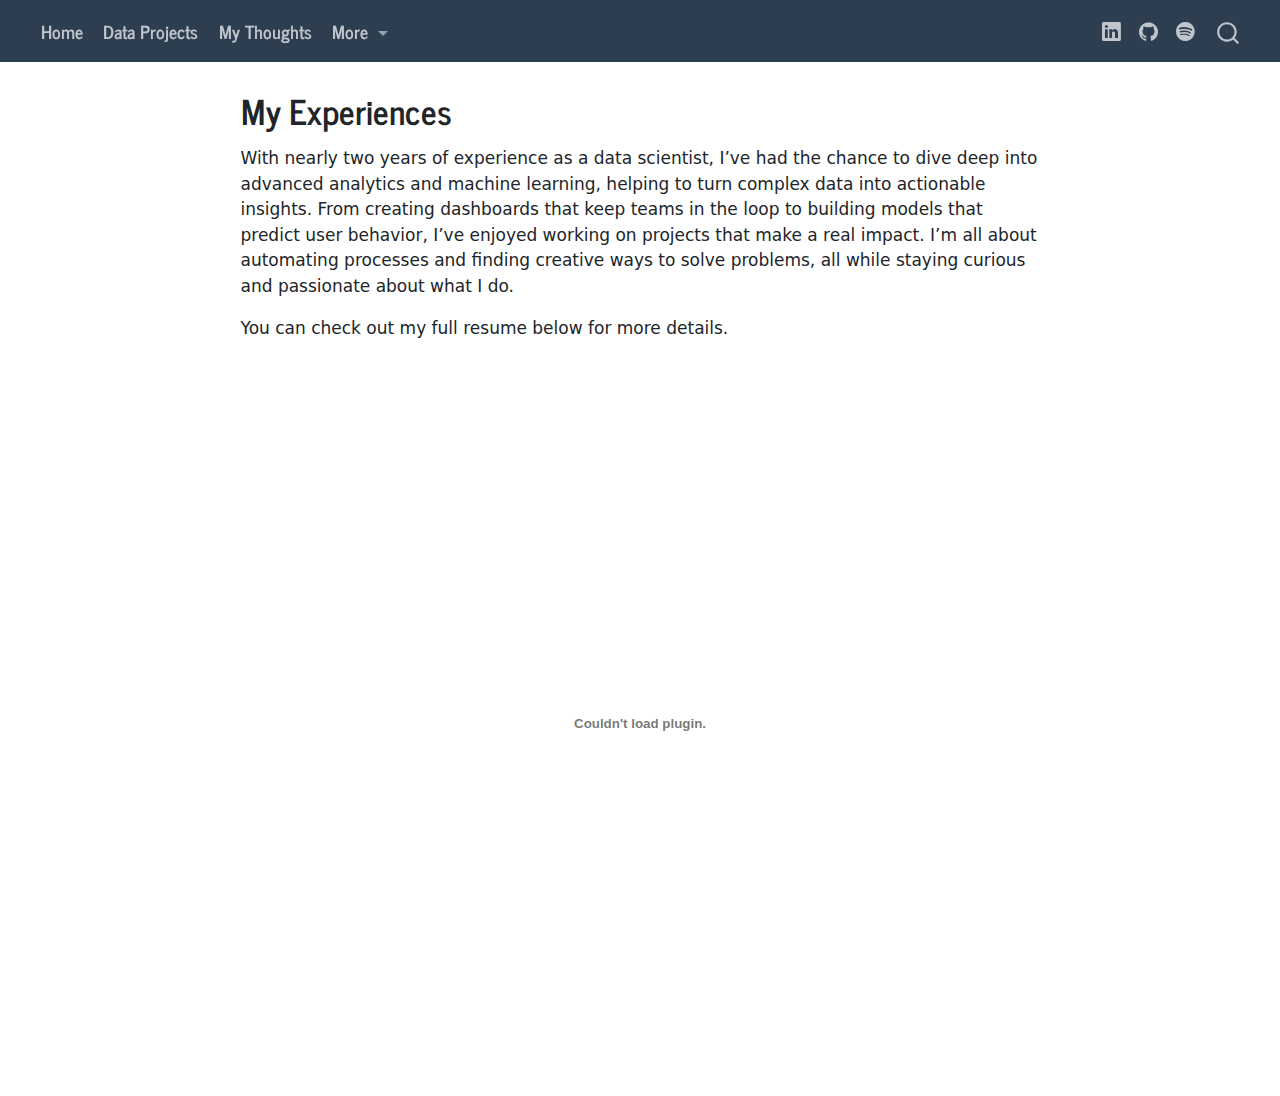
<file: resume.html>
<!DOCTYPE html>
<html xmlns="http://www.w3.org/1999/xhtml" lang="en" xml:lang="en"><head>

<meta charset="utf-8">
<meta name="generator" content="quarto-1.5.56">

<meta name="viewport" content="width=device-width, initial-scale=1.0, user-scalable=yes">


<title>My Experiences</title>
<style>
code{white-space: pre-wrap;}
span.smallcaps{font-variant: small-caps;}
div.columns{display: flex; gap: min(4vw, 1.5em);}
div.column{flex: auto; overflow-x: auto;}
div.hanging-indent{margin-left: 1.5em; text-indent: -1.5em;}
ul.task-list{list-style: none;}
ul.task-list li input[type="checkbox"] {
  width: 0.8em;
  margin: 0 0.8em 0.2em -1em; /* quarto-specific, see https://github.com/quarto-dev/quarto-cli/issues/4556 */ 
  vertical-align: middle;
}
</style>


<script src="site_libs/quarto-nav/quarto-nav.js"></script>
<script src="site_libs/quarto-nav/headroom.min.js"></script>
<script src="site_libs/clipboard/clipboard.min.js"></script>
<script src="site_libs/quarto-search/autocomplete.umd.js"></script>
<script src="site_libs/quarto-search/fuse.min.js"></script>
<script src="site_libs/quarto-search/quarto-search.js"></script>
<meta name="quarto:offset" content="./">
<link href="./assets/favicon.png" rel="icon" type="image/png">
<script src="site_libs/quarto-html/quarto.js"></script>
<script src="site_libs/quarto-html/popper.min.js"></script>
<script src="site_libs/quarto-html/tippy.umd.min.js"></script>
<script src="site_libs/quarto-html/anchor.min.js"></script>
<link href="site_libs/quarto-html/tippy.css" rel="stylesheet">
<link href="site_libs/quarto-html/quarto-syntax-highlighting.css" rel="stylesheet" id="quarto-text-highlighting-styles">
<script src="site_libs/bootstrap/bootstrap.min.js"></script>
<link href="site_libs/bootstrap/bootstrap-icons.css" rel="stylesheet">
<link href="site_libs/bootstrap/bootstrap.min.css" rel="stylesheet" id="quarto-bootstrap" data-mode="light">
<script id="quarto-search-options" type="application/json">{
  "location": "navbar",
  "copy-button": false,
  "collapse-after": 3,
  "panel-placement": "end",
  "type": "overlay",
  "limit": 50,
  "keyboard-shortcut": [
    "f",
    "/",
    "s"
  ],
  "show-item-context": false,
  "language": {
    "search-no-results-text": "No results",
    "search-matching-documents-text": "matching documents",
    "search-copy-link-title": "Copy link to search",
    "search-hide-matches-text": "Hide additional matches",
    "search-more-match-text": "more match in this document",
    "search-more-matches-text": "more matches in this document",
    "search-clear-button-title": "Clear",
    "search-text-placeholder": "",
    "search-detached-cancel-button-title": "Cancel",
    "search-submit-button-title": "Submit",
    "search-label": "Search"
  }
}</script>


</head>

<body class="nav-fixed fullcontent">

<div id="quarto-search-results"></div>
  <header id="quarto-header" class="headroom fixed-top">
    <nav class="navbar navbar-expand-lg " data-bs-theme="dark">
      <div class="navbar-container container-fluid">
            <div id="quarto-search" class="" title="Search"></div>
          <button class="navbar-toggler" type="button" data-bs-toggle="collapse" data-bs-target="#navbarCollapse" aria-controls="navbarCollapse" role="menu" aria-expanded="false" aria-label="Toggle navigation" onclick="if (window.quartoToggleHeadroom) { window.quartoToggleHeadroom(); }">
  <span class="navbar-toggler-icon"></span>
</button>
          <div class="collapse navbar-collapse" id="navbarCollapse">
            <ul class="navbar-nav navbar-nav-scroll me-auto">
  <li class="nav-item">
    <a class="nav-link" href="./index.html"> 
<span class="menu-text">Home</span></a>
  </li>  
  <li class="nav-item">
    <a class="nav-link" href="./projects.html"> 
<span class="menu-text">Data Projects</span></a>
  </li>  
  <li class="nav-item">
    <a class="nav-link" href="./blogs.html"> 
<span class="menu-text">My Thoughts</span></a>
  </li>  
  <li class="nav-item dropdown ">
    <a class="nav-link dropdown-toggle" href="#" id="nav-menu-more" role="link" data-bs-toggle="dropdown" aria-expanded="false">
 <span class="menu-text">More</span>
    </a>
    <ul class="dropdown-menu" aria-labelledby="nav-menu-more">    
        <li>
    <a class="dropdown-item" href="./resume.html">
 <span class="dropdown-text">Resume</span></a>
  </li>  
        <li>
    <a class="dropdown-item" href="./my-story.html">
 <span class="dropdown-text">Who Am I?</span></a>
  </li>  
    </ul>
  </li>
</ul>
            <ul class="navbar-nav navbar-nav-scroll ms-auto">
  <li class="nav-item compact">
    <a class="nav-link" href="https://www.linkedin.com/in/yjhouma/"> <i class="bi bi-linkedin" role="img">
</i> 
<span class="menu-text"></span></a>
  </li>  
  <li class="nav-item compact">
    <a class="nav-link" href="https://github.com/yjhouma"> <i class="bi bi-github" role="img">
</i> 
<span class="menu-text"></span></a>
  </li>  
  <li class="nav-item compact">
    <a class="nav-link" href="https://open.spotify.com/artist/61pEtv6jEM12tiHXu9e04Y"> <i class="bi bi-spotify" role="img">
</i> 
<span class="menu-text"></span></a>
  </li>  
</ul>
          </div> <!-- /navcollapse -->
            <div class="quarto-navbar-tools">
</div>
      </div> <!-- /container-fluid -->
    </nav>
</header>
<!-- content -->
<div id="quarto-content" class="quarto-container page-columns page-rows-contents page-layout-article page-navbar">
<!-- sidebar -->
<!-- margin-sidebar -->
    
<!-- main -->
<main class="content" id="quarto-document-content">

<header id="title-block-header" class="quarto-title-block default">
<div class="quarto-title">
<h1 class="title">My Experiences</h1>
</div>



<div class="quarto-title-meta">

    
  
    
  </div>
  


</header>


<p>With nearly two years of experience as a data scientist, I’ve had the chance to dive deep into advanced analytics and machine learning, helping to turn complex data into actionable insights. From creating dashboards that keep teams in the loop to building models that predict user behavior, I’ve enjoyed working on projects that make a real impact. I’m all about automating processes and finding creative ways to solve problems, all while staying curious and passionate about what I do.</p>
<p>You can check out my full resume below for more details.</p>
<embed src="resume/Resume_YohanesJhouma.pdf" width="100%" height="100%" type="application/pdf">



</main> <!-- /main -->
<script id="quarto-html-after-body" type="application/javascript">
window.document.addEventListener("DOMContentLoaded", function (event) {
  const toggleBodyColorMode = (bsSheetEl) => {
    const mode = bsSheetEl.getAttribute("data-mode");
    const bodyEl = window.document.querySelector("body");
    if (mode === "dark") {
      bodyEl.classList.add("quarto-dark");
      bodyEl.classList.remove("quarto-light");
    } else {
      bodyEl.classList.add("quarto-light");
      bodyEl.classList.remove("quarto-dark");
    }
  }
  const toggleBodyColorPrimary = () => {
    const bsSheetEl = window.document.querySelector("link#quarto-bootstrap");
    if (bsSheetEl) {
      toggleBodyColorMode(bsSheetEl);
    }
  }
  toggleBodyColorPrimary();  
  const icon = "";
  const anchorJS = new window.AnchorJS();
  anchorJS.options = {
    placement: 'right',
    icon: icon
  };
  anchorJS.add('.anchored');
  const isCodeAnnotation = (el) => {
    for (const clz of el.classList) {
      if (clz.startsWith('code-annotation-')) {                     
        return true;
      }
    }
    return false;
  }
  const onCopySuccess = function(e) {
    // button target
    const button = e.trigger;
    // don't keep focus
    button.blur();
    // flash "checked"
    button.classList.add('code-copy-button-checked');
    var currentTitle = button.getAttribute("title");
    button.setAttribute("title", "Copied!");
    let tooltip;
    if (window.bootstrap) {
      button.setAttribute("data-bs-toggle", "tooltip");
      button.setAttribute("data-bs-placement", "left");
      button.setAttribute("data-bs-title", "Copied!");
      tooltip = new bootstrap.Tooltip(button, 
        { trigger: "manual", 
          customClass: "code-copy-button-tooltip",
          offset: [0, -8]});
      tooltip.show();    
    }
    setTimeout(function() {
      if (tooltip) {
        tooltip.hide();
        button.removeAttribute("data-bs-title");
        button.removeAttribute("data-bs-toggle");
        button.removeAttribute("data-bs-placement");
      }
      button.setAttribute("title", currentTitle);
      button.classList.remove('code-copy-button-checked');
    }, 1000);
    // clear code selection
    e.clearSelection();
  }
  const getTextToCopy = function(trigger) {
      const codeEl = trigger.previousElementSibling.cloneNode(true);
      for (const childEl of codeEl.children) {
        if (isCodeAnnotation(childEl)) {
          childEl.remove();
        }
      }
      return codeEl.innerText;
  }
  const clipboard = new window.ClipboardJS('.code-copy-button:not([data-in-quarto-modal])', {
    text: getTextToCopy
  });
  clipboard.on('success', onCopySuccess);
  if (window.document.getElementById('quarto-embedded-source-code-modal')) {
    // For code content inside modals, clipBoardJS needs to be initialized with a container option
    // TODO: Check when it could be a function (https://github.com/zenorocha/clipboard.js/issues/860)
    const clipboardModal = new window.ClipboardJS('.code-copy-button[data-in-quarto-modal]', {
      text: getTextToCopy,
      container: window.document.getElementById('quarto-embedded-source-code-modal')
    });
    clipboardModal.on('success', onCopySuccess);
  }
    var localhostRegex = new RegExp(/^(?:http|https):\/\/localhost\:?[0-9]*\//);
    var mailtoRegex = new RegExp(/^mailto:/);
      var filterRegex = new RegExp("https:\/\/yjhouma\.github\.io\/");
    var isInternal = (href) => {
        return filterRegex.test(href) || localhostRegex.test(href) || mailtoRegex.test(href);
    }
    // Inspect non-navigation links and adorn them if external
 	var links = window.document.querySelectorAll('a[href]:not(.nav-link):not(.navbar-brand):not(.toc-action):not(.sidebar-link):not(.sidebar-item-toggle):not(.pagination-link):not(.no-external):not([aria-hidden]):not(.dropdown-item):not(.quarto-navigation-tool):not(.about-link)');
    for (var i=0; i<links.length; i++) {
      const link = links[i];
      if (!isInternal(link.href)) {
        // undo the damage that might have been done by quarto-nav.js in the case of
        // links that we want to consider external
        if (link.dataset.originalHref !== undefined) {
          link.href = link.dataset.originalHref;
        }
      }
    }
  function tippyHover(el, contentFn, onTriggerFn, onUntriggerFn) {
    const config = {
      allowHTML: true,
      maxWidth: 500,
      delay: 100,
      arrow: false,
      appendTo: function(el) {
          return el.parentElement;
      },
      interactive: true,
      interactiveBorder: 10,
      theme: 'quarto',
      placement: 'bottom-start',
    };
    if (contentFn) {
      config.content = contentFn;
    }
    if (onTriggerFn) {
      config.onTrigger = onTriggerFn;
    }
    if (onUntriggerFn) {
      config.onUntrigger = onUntriggerFn;
    }
    window.tippy(el, config); 
  }
  const noterefs = window.document.querySelectorAll('a[role="doc-noteref"]');
  for (var i=0; i<noterefs.length; i++) {
    const ref = noterefs[i];
    tippyHover(ref, function() {
      // use id or data attribute instead here
      let href = ref.getAttribute('data-footnote-href') || ref.getAttribute('href');
      try { href = new URL(href).hash; } catch {}
      const id = href.replace(/^#\/?/, "");
      const note = window.document.getElementById(id);
      if (note) {
        return note.innerHTML;
      } else {
        return "";
      }
    });
  }
  const xrefs = window.document.querySelectorAll('a.quarto-xref');
  const processXRef = (id, note) => {
    // Strip column container classes
    const stripColumnClz = (el) => {
      el.classList.remove("page-full", "page-columns");
      if (el.children) {
        for (const child of el.children) {
          stripColumnClz(child);
        }
      }
    }
    stripColumnClz(note)
    if (id === null || id.startsWith('sec-')) {
      // Special case sections, only their first couple elements
      const container = document.createElement("div");
      if (note.children && note.children.length > 2) {
        container.appendChild(note.children[0].cloneNode(true));
        for (let i = 1; i < note.children.length; i++) {
          const child = note.children[i];
          if (child.tagName === "P" && child.innerText === "") {
            continue;
          } else {
            container.appendChild(child.cloneNode(true));
            break;
          }
        }
        if (window.Quarto?.typesetMath) {
          window.Quarto.typesetMath(container);
        }
        return container.innerHTML
      } else {
        if (window.Quarto?.typesetMath) {
          window.Quarto.typesetMath(note);
        }
        return note.innerHTML;
      }
    } else {
      // Remove any anchor links if they are present
      const anchorLink = note.querySelector('a.anchorjs-link');
      if (anchorLink) {
        anchorLink.remove();
      }
      if (window.Quarto?.typesetMath) {
        window.Quarto.typesetMath(note);
      }
      // TODO in 1.5, we should make sure this works without a callout special case
      if (note.classList.contains("callout")) {
        return note.outerHTML;
      } else {
        return note.innerHTML;
      }
    }
  }
  for (var i=0; i<xrefs.length; i++) {
    const xref = xrefs[i];
    tippyHover(xref, undefined, function(instance) {
      instance.disable();
      let url = xref.getAttribute('href');
      let hash = undefined; 
      if (url.startsWith('#')) {
        hash = url;
      } else {
        try { hash = new URL(url).hash; } catch {}
      }
      if (hash) {
        const id = hash.replace(/^#\/?/, "");
        const note = window.document.getElementById(id);
        if (note !== null) {
          try {
            const html = processXRef(id, note.cloneNode(true));
            instance.setContent(html);
          } finally {
            instance.enable();
            instance.show();
          }
        } else {
          // See if we can fetch this
          fetch(url.split('#')[0])
          .then(res => res.text())
          .then(html => {
            const parser = new DOMParser();
            const htmlDoc = parser.parseFromString(html, "text/html");
            const note = htmlDoc.getElementById(id);
            if (note !== null) {
              const html = processXRef(id, note);
              instance.setContent(html);
            } 
          }).finally(() => {
            instance.enable();
            instance.show();
          });
        }
      } else {
        // See if we can fetch a full url (with no hash to target)
        // This is a special case and we should probably do some content thinning / targeting
        fetch(url)
        .then(res => res.text())
        .then(html => {
          const parser = new DOMParser();
          const htmlDoc = parser.parseFromString(html, "text/html");
          const note = htmlDoc.querySelector('main.content');
          if (note !== null) {
            // This should only happen for chapter cross references
            // (since there is no id in the URL)
            // remove the first header
            if (note.children.length > 0 && note.children[0].tagName === "HEADER") {
              note.children[0].remove();
            }
            const html = processXRef(null, note);
            instance.setContent(html);
          } 
        }).finally(() => {
          instance.enable();
          instance.show();
        });
      }
    }, function(instance) {
    });
  }
      let selectedAnnoteEl;
      const selectorForAnnotation = ( cell, annotation) => {
        let cellAttr = 'data-code-cell="' + cell + '"';
        let lineAttr = 'data-code-annotation="' +  annotation + '"';
        const selector = 'span[' + cellAttr + '][' + lineAttr + ']';
        return selector;
      }
      const selectCodeLines = (annoteEl) => {
        const doc = window.document;
        const targetCell = annoteEl.getAttribute("data-target-cell");
        const targetAnnotation = annoteEl.getAttribute("data-target-annotation");
        const annoteSpan = window.document.querySelector(selectorForAnnotation(targetCell, targetAnnotation));
        const lines = annoteSpan.getAttribute("data-code-lines").split(",");
        const lineIds = lines.map((line) => {
          return targetCell + "-" + line;
        })
        let top = null;
        let height = null;
        let parent = null;
        if (lineIds.length > 0) {
            //compute the position of the single el (top and bottom and make a div)
            const el = window.document.getElementById(lineIds[0]);
            top = el.offsetTop;
            height = el.offsetHeight;
            parent = el.parentElement.parentElement;
          if (lineIds.length > 1) {
            const lastEl = window.document.getElementById(lineIds[lineIds.length - 1]);
            const bottom = lastEl.offsetTop + lastEl.offsetHeight;
            height = bottom - top;
          }
          if (top !== null && height !== null && parent !== null) {
            // cook up a div (if necessary) and position it 
            let div = window.document.getElementById("code-annotation-line-highlight");
            if (div === null) {
              div = window.document.createElement("div");
              div.setAttribute("id", "code-annotation-line-highlight");
              div.style.position = 'absolute';
              parent.appendChild(div);
            }
            div.style.top = top - 2 + "px";
            div.style.height = height + 4 + "px";
            div.style.left = 0;
            let gutterDiv = window.document.getElementById("code-annotation-line-highlight-gutter");
            if (gutterDiv === null) {
              gutterDiv = window.document.createElement("div");
              gutterDiv.setAttribute("id", "code-annotation-line-highlight-gutter");
              gutterDiv.style.position = 'absolute';
              const codeCell = window.document.getElementById(targetCell);
              const gutter = codeCell.querySelector('.code-annotation-gutter');
              gutter.appendChild(gutterDiv);
            }
            gutterDiv.style.top = top - 2 + "px";
            gutterDiv.style.height = height + 4 + "px";
          }
          selectedAnnoteEl = annoteEl;
        }
      };
      const unselectCodeLines = () => {
        const elementsIds = ["code-annotation-line-highlight", "code-annotation-line-highlight-gutter"];
        elementsIds.forEach((elId) => {
          const div = window.document.getElementById(elId);
          if (div) {
            div.remove();
          }
        });
        selectedAnnoteEl = undefined;
      };
        // Handle positioning of the toggle
    window.addEventListener(
      "resize",
      throttle(() => {
        elRect = undefined;
        if (selectedAnnoteEl) {
          selectCodeLines(selectedAnnoteEl);
        }
      }, 10)
    );
    function throttle(fn, ms) {
    let throttle = false;
    let timer;
      return (...args) => {
        if(!throttle) { // first call gets through
            fn.apply(this, args);
            throttle = true;
        } else { // all the others get throttled
            if(timer) clearTimeout(timer); // cancel #2
            timer = setTimeout(() => {
              fn.apply(this, args);
              timer = throttle = false;
            }, ms);
        }
      };
    }
      // Attach click handler to the DT
      const annoteDls = window.document.querySelectorAll('dt[data-target-cell]');
      for (const annoteDlNode of annoteDls) {
        annoteDlNode.addEventListener('click', (event) => {
          const clickedEl = event.target;
          if (clickedEl !== selectedAnnoteEl) {
            unselectCodeLines();
            const activeEl = window.document.querySelector('dt[data-target-cell].code-annotation-active');
            if (activeEl) {
              activeEl.classList.remove('code-annotation-active');
            }
            selectCodeLines(clickedEl);
            clickedEl.classList.add('code-annotation-active');
          } else {
            // Unselect the line
            unselectCodeLines();
            clickedEl.classList.remove('code-annotation-active');
          }
        });
      }
  const findCites = (el) => {
    const parentEl = el.parentElement;
    if (parentEl) {
      const cites = parentEl.dataset.cites;
      if (cites) {
        return {
          el,
          cites: cites.split(' ')
        };
      } else {
        return findCites(el.parentElement)
      }
    } else {
      return undefined;
    }
  };
  var bibliorefs = window.document.querySelectorAll('a[role="doc-biblioref"]');
  for (var i=0; i<bibliorefs.length; i++) {
    const ref = bibliorefs[i];
    const citeInfo = findCites(ref);
    if (citeInfo) {
      tippyHover(citeInfo.el, function() {
        var popup = window.document.createElement('div');
        citeInfo.cites.forEach(function(cite) {
          var citeDiv = window.document.createElement('div');
          citeDiv.classList.add('hanging-indent');
          citeDiv.classList.add('csl-entry');
          var biblioDiv = window.document.getElementById('ref-' + cite);
          if (biblioDiv) {
            citeDiv.innerHTML = biblioDiv.innerHTML;
          }
          popup.appendChild(citeDiv);
        });
        return popup.innerHTML;
      });
    }
  }
});
</script>
</div> <!-- /content -->




</body></html>
</file>
<file: site_libs/quarto-html/tippy.css>
.tippy-box[data-animation=fade][data-state=hidden]{opacity:0}[data-tippy-root]{max-width:calc(100vw - 10px)}.tippy-box{position:relative;background-color:#333;color:#fff;border-radius:4px;font-size:14px;line-height:1.4;white-space:normal;outline:0;transition-property:transform,visibility,opacity}.tippy-box[data-placement^=top]>.tippy-arrow{bottom:0}.tippy-box[data-placement^=top]>.tippy-arrow:before{bottom:-7px;left:0;border-width:8px 8px 0;border-top-color:initial;transform-origin:center top}.tippy-box[data-placement^=bottom]>.tippy-arrow{top:0}.tippy-box[data-placement^=bottom]>.tippy-arrow:before{top:-7px;left:0;border-width:0 8px 8px;border-bottom-color:initial;transform-origin:center bottom}.tippy-box[data-placement^=left]>.tippy-arrow{right:0}.tippy-box[data-placement^=left]>.tippy-arrow:before{border-width:8px 0 8px 8px;border-left-color:initial;right:-7px;transform-origin:center left}.tippy-box[data-placement^=right]>.tippy-arrow{left:0}.tippy-box[data-placement^=right]>.tippy-arrow:before{left:-7px;border-width:8px 8px 8px 0;border-right-color:initial;transform-origin:center right}.tippy-box[data-inertia][data-state=visible]{transition-timing-function:cubic-bezier(.54,1.5,.38,1.11)}.tippy-arrow{width:16px;height:16px;color:#333}.tippy-arrow:before{content:"";position:absolute;border-color:transparent;border-style:solid}.tippy-content{position:relative;padding:5px 9px;z-index:1}
</file>
<file: site_libs/quarto-html/quarto-syntax-highlighting.css>
/* quarto syntax highlight colors */
:root {
  --quarto-hl-ot-color: #003B4F;
  --quarto-hl-at-color: #657422;
  --quarto-hl-ss-color: #20794D;
  --quarto-hl-an-color: #5E5E5E;
  --quarto-hl-fu-color: #4758AB;
  --quarto-hl-st-color: #20794D;
  --quarto-hl-cf-color: #003B4F;
  --quarto-hl-op-color: #5E5E5E;
  --quarto-hl-er-color: #AD0000;
  --quarto-hl-bn-color: #AD0000;
  --quarto-hl-al-color: #AD0000;
  --quarto-hl-va-color: #111111;
  --quarto-hl-bu-color: inherit;
  --quarto-hl-ex-color: inherit;
  --quarto-hl-pp-color: #AD0000;
  --quarto-hl-in-color: #5E5E5E;
  --quarto-hl-vs-color: #20794D;
  --quarto-hl-wa-color: #5E5E5E;
  --quarto-hl-do-color: #5E5E5E;
  --quarto-hl-im-color: #00769E;
  --quarto-hl-ch-color: #20794D;
  --quarto-hl-dt-color: #AD0000;
  --quarto-hl-fl-color: #AD0000;
  --quarto-hl-co-color: #5E5E5E;
  --quarto-hl-cv-color: #5E5E5E;
  --quarto-hl-cn-color: #8f5902;
  --quarto-hl-sc-color: #5E5E5E;
  --quarto-hl-dv-color: #AD0000;
  --quarto-hl-kw-color: #003B4F;
}

/* other quarto variables */
:root {
  --quarto-font-monospace: SFMono-Regular, Menlo, Monaco, Consolas, "Liberation Mono", "Courier New", monospace;
}

pre > code.sourceCode > span {
  color: #003B4F;
}

code span {
  color: #003B4F;
}

code.sourceCode > span {
  color: #003B4F;
}

div.sourceCode,
div.sourceCode pre.sourceCode {
  color: #003B4F;
}

code span.ot {
  color: #003B4F;
  font-style: inherit;
}

code span.at {
  color: #657422;
  font-style: inherit;
}

code span.ss {
  color: #20794D;
  font-style: inherit;
}

code span.an {
  color: #5E5E5E;
  font-style: inherit;
}

code span.fu {
  color: #4758AB;
  font-style: inherit;
}

code span.st {
  color: #20794D;
  font-style: inherit;
}

code span.cf {
  color: #003B4F;
  font-weight: bold;
  font-style: inherit;
}

code span.op {
  color: #5E5E5E;
  font-style: inherit;
}

code span.er {
  color: #AD0000;
  font-style: inherit;
}

code span.bn {
  color: #AD0000;
  font-style: inherit;
}

code span.al {
  color: #AD0000;
  font-style: inherit;
}

code span.va {
  color: #111111;
  font-style: inherit;
}

code span.bu {
  font-style: inherit;
}

code span.ex {
  font-style: inherit;
}

code span.pp {
  color: #AD0000;
  font-style: inherit;
}

code span.in {
  color: #5E5E5E;
  font-style: inherit;
}

code span.vs {
  color: #20794D;
  font-style: inherit;
}

code span.wa {
  color: #5E5E5E;
  font-style: italic;
}

code span.do {
  color: #5E5E5E;
  font-style: italic;
}

code span.im {
  color: #00769E;
  font-style: inherit;
}

code span.ch {
  color: #20794D;
  font-style: inherit;
}

code span.dt {
  color: #AD0000;
  font-style: inherit;
}

code span.fl {
  color: #AD0000;
  font-style: inherit;
}

code span.co {
  color: #5E5E5E;
  font-style: inherit;
}

code span.cv {
  color: #5E5E5E;
  font-style: italic;
}

code span.cn {
  color: #8f5902;
  font-style: inherit;
}

code span.sc {
  color: #5E5E5E;
  font-style: inherit;
}

code span.dv {
  color: #AD0000;
  font-style: inherit;
}

code span.kw {
  color: #003B4F;
  font-weight: bold;
  font-style: inherit;
}

.prevent-inlining {
  content: "</";
}

/*# sourceMappingURL=debc5d5d77c3f9108843748ff7464032.css.map */
</file>
